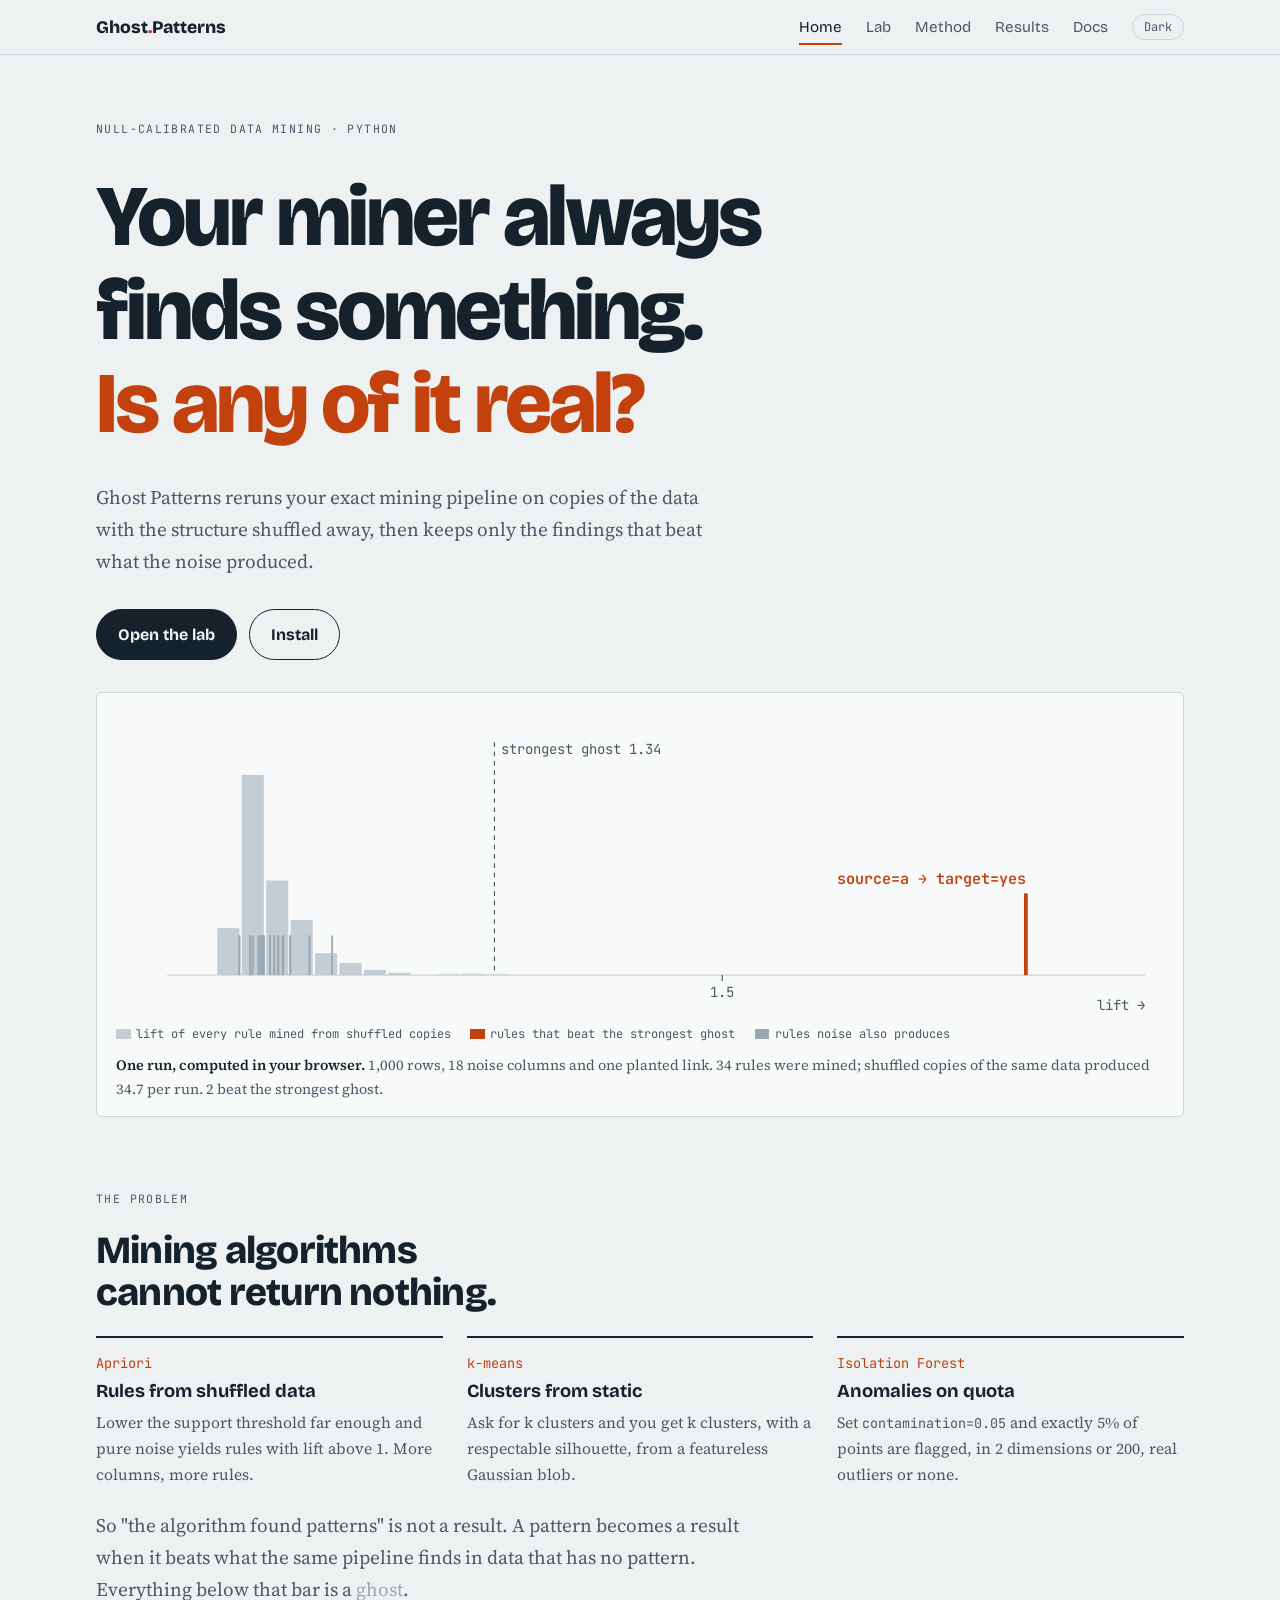
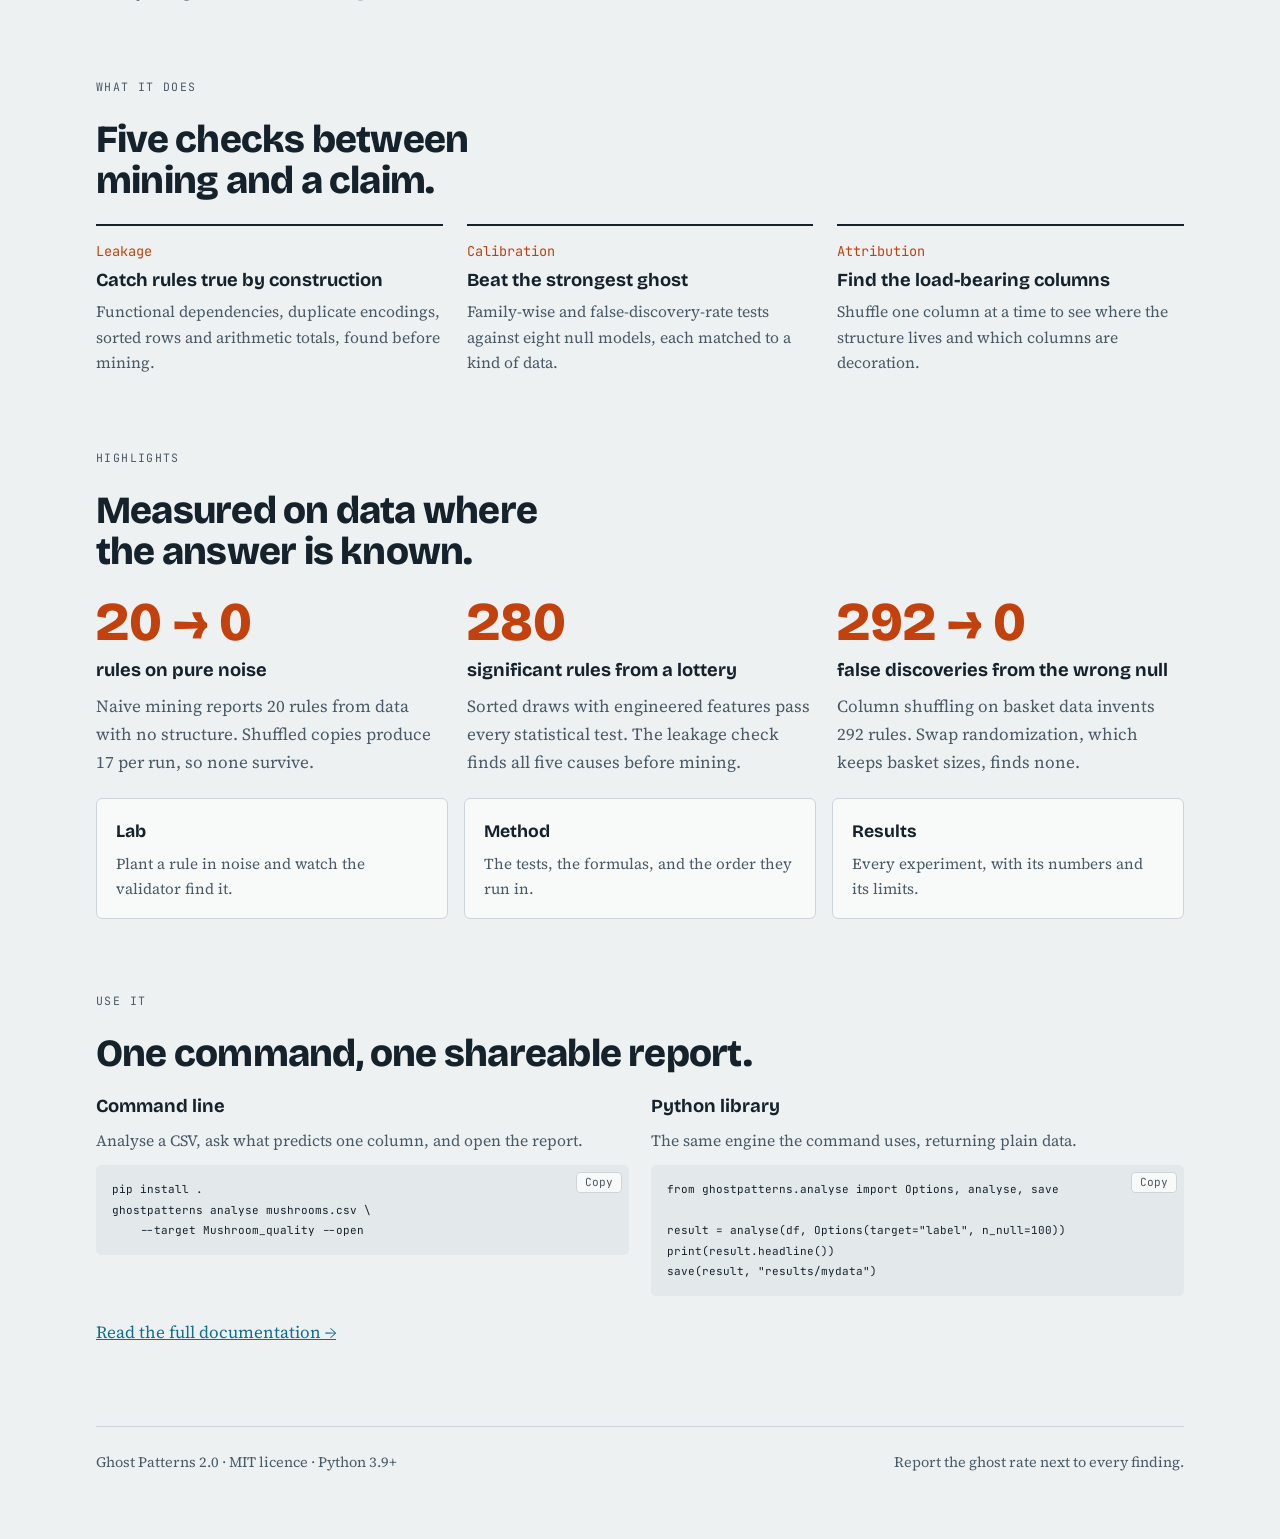
<file: ghost-patterns-v2/site/index.html>
<!doctype html>
<html lang="en">
<head>
<meta charset="utf-8">
<meta name="viewport" content="width=device-width, initial-scale=1, viewport-fit=cover">
<title>Ghost Patterns</title>
<meta name="description" content="Data-mining results calibrated against structureless noise. Only patterns that beat the noise are reported.">
<meta property="og:title" content="Ghost Patterns">
<meta property="og:description" content="Your miner always finds something. Ghost Patterns tells you which of it is real.">
<link rel="icon" href="assets/img/favicon.svg" type="image/svg+xml">
<link rel="preconnect" href="https://fonts.googleapis.com">
<link rel="preconnect" href="https://fonts.gstatic.com" crossorigin>
<link rel="stylesheet" href="https://fonts.googleapis.com/css2?family=Bricolage+Grotesque:opsz,wght@12..96,500;12..96,700;12..96,800&family=Source+Serif+4:opsz,wght@8..60,400;8..60,600&family=JetBrains+Mono:wght@400;600&display=swap">
<link rel="stylesheet" href="assets/css/style.css">
<script src="assets/js/site.js"></script>
</head>
<body>
<nav>
  <div class="wrap">
    <div class="brand"><a href="index.html">Ghost<span>.</span>Patterns</a></div>
    <a class="link" href="index.html" aria-current="page">Home</a>
    <a class="link" href="lab.html">Lab</a>
    <a class="link" href="method.html">Method</a>
    <a class="link" href="results.html">Results</a>
    <a class="link" href="docs.html">Docs</a>
    <button class="theme-toggle" type="button" aria-label="Switch colour theme">Dark</button>
    <button class="theme-toggle menu-toggle" type="button" aria-expanded="false" aria-label="Open menu">Menu</button>
  </div>
</nav>

<main class="wrap">

<header class="hero">
  <p class="label">Null-calibrated data mining · Python</p>
  <h1>Your miner always finds something. <em>Is any of it real?</em></h1>
  <p class="lede">Ghost Patterns reruns your exact mining pipeline on copies of the data with the structure shuffled away, then keeps only the findings that beat what the noise produced.</p>
  <div class="cta">
    <a class="btn primary" href="lab.html">Open the lab</a>
    <a class="btn" href="docs.html#install">Install</a>
  </div>
  <figure class="plate">
    <svg id="hero-chart" class="chart" viewBox="0 0 900 260" role="img" aria-label="Histogram of rule lifts found in shuffled data, with real rules marked to the right of it"></svg>
    <div class="legend">
      <span><i class="key" style="background:var(--ghost-fill)"></i>lift of every rule mined from shuffled copies</span>
      <span><i class="key" style="background:var(--signal)"></i>rules that beat the strongest ghost</span>
      <span><i class="key" style="background:var(--ghost)"></i>rules noise also produces</span>
    </div>
    <figcaption id="hero-cap">Computed in your browser on page load.</figcaption>
  </figure>
</header>

<section>
  <p class="label">The problem</p>
  <h2 class="col">Mining algorithms cannot return nothing.</h2>
  <div class="trio">
    <div>
      <span class="algo">Apriori</span>
      <h3>Rules from shuffled data</h3>
      <p>Lower the support threshold far enough and pure noise yields rules with lift above 1. More columns, more rules.</p>
    </div>
    <div>
      <span class="algo">k-means</span>
      <h3>Clusters from static</h3>
      <p>Ask for k clusters and you get k clusters, with a respectable silhouette, from a featureless Gaussian blob.</p>
    </div>
    <div>
      <span class="algo">Isolation Forest</span>
      <h3>Anomalies on quota</h3>
      <p>Set <code>contamination=0.05</code> and exactly 5% of points are flagged, in 2 dimensions or 200, real outliers or none.</p>
    </div>
  </div>
  <p class="col lede">So "the algorithm found patterns" is not a result. A pattern becomes a result when it beats what the same pipeline finds in data that has no pattern. Everything below that bar is a <span class="ghost-word">ghost</span>.</p>
</section>

<section>
  <p class="label">What it does</p>
  <h2 class="col">Five checks between mining and a claim.</h2>
  <div class="trio">
    <div>
      <span class="algo">Leakage</span>
      <h3>Catch rules true by construction</h3>
      <p>Functional dependencies, duplicate encodings, sorted rows and arithmetic totals, found before mining.</p>
    </div>
    <div>
      <span class="algo">Calibration</span>
      <h3>Beat the strongest ghost</h3>
      <p>Family-wise and false-discovery-rate tests against eight null models, each matched to a kind of data.</p>
    </div>
    <div>
      <span class="algo">Attribution</span>
      <h3>Find the load-bearing columns</h3>
      <p>Shuffle one column at a time to see where the structure lives and which columns are decoration.</p>
    </div>
  </div>
</section>

<section>
  <p class="label">Highlights</p>
  <h2 class="col">Measured on data where the answer is known.</h2>
  <div class="lessons">
    <div class="lesson">
      <span class="big">20 → 0</span>
      <h3>rules on pure noise</h3>
      <p>Naive mining reports 20 rules from data with no structure. Shuffled copies produce 17 per run, so none survive.</p>
    </div>
    <div class="lesson">
      <span class="big">280</span>
      <h3>significant rules from a lottery</h3>
      <p>Sorted draws with engineered features pass every statistical test. The leakage check finds all five causes before mining.</p>
    </div>
    <div class="lesson">
      <span class="big">292 → 0</span>
      <h3>false discoveries from the wrong null</h3>
      <p>Column shuffling on basket data invents 292 rules. Swap randomization, which keeps basket sizes, finds none.</p>
    </div>
  </div>
  <div class="next">
    <a href="lab.html"><strong>Lab</strong><span>Plant a rule in noise and watch the validator find it.</span></a>
    <a href="method.html"><strong>Method</strong><span>The tests, the formulas, and the order they run in.</span></a>
    <a href="results.html"><strong>Results</strong><span>Every experiment, with its numbers and its limits.</span></a>
  </div>
</section>

<section id="use">
  <p class="label">Use it</p>
  <h2 class="col">One command, one shareable report.</h2>
  <div class="tools">
    <div class="tool">
      <h3>Command line</h3>
      <p>Analyse a CSV, ask what predicts one column, and open the report.</p>
      <div class="copy-row"><button class="copy" type="button">Copy</button><pre><code>pip install .
ghostpatterns analyse mushrooms.csv \
    --target Mushroom_quality --open</code></pre></div>
    </div>
    <div class="tool">
      <h3>Python library</h3>
      <p>The same engine the command uses, returning plain data.</p>
      <div class="copy-row"><button class="copy" type="button">Copy</button><pre><code>from ghostpatterns.analyse import Options, analyse, save

result = analyse(df, Options(target="label", n_null=100))
print(result.headline())
save(result, "results/mydata")</code></pre></div>
    </div>
  </div>
  <p><a href="docs.html">Read the full documentation →</a></p>
</section>

<footer>
  <span>Ghost Patterns 2.0 · MIT licence · Python 3.9+</span>
  <span>Report the ghost rate next to every finding.</span>
</footer>
</main>

<script src="assets/js/ghost.js"></script>
<script>
(function () {
  function draw() {
    const res = Ghost.experiment({ rows: 1000, noise: 18, effect: 0.35, seed: 11 });
    Ghost.distChart(document.getElementById("hero-chart"), res, 900, 260);
    const real = res.rules.filter((r) => r.real).length;
    document.getElementById("hero-cap").innerHTML =
      "<b>One run, computed in your browser.</b> 1,000 rows, 18 noise columns and one planted link. " +
      res.rules.length + " rules were mined; shuffled copies of the same data produced " +
      res.ghostRate.toFixed(1) + " per run. " + real + " beat the strongest ghost.";
  }
  draw();
  onThemeChange(draw);
})();
</script>
</body>
</html>
</file>
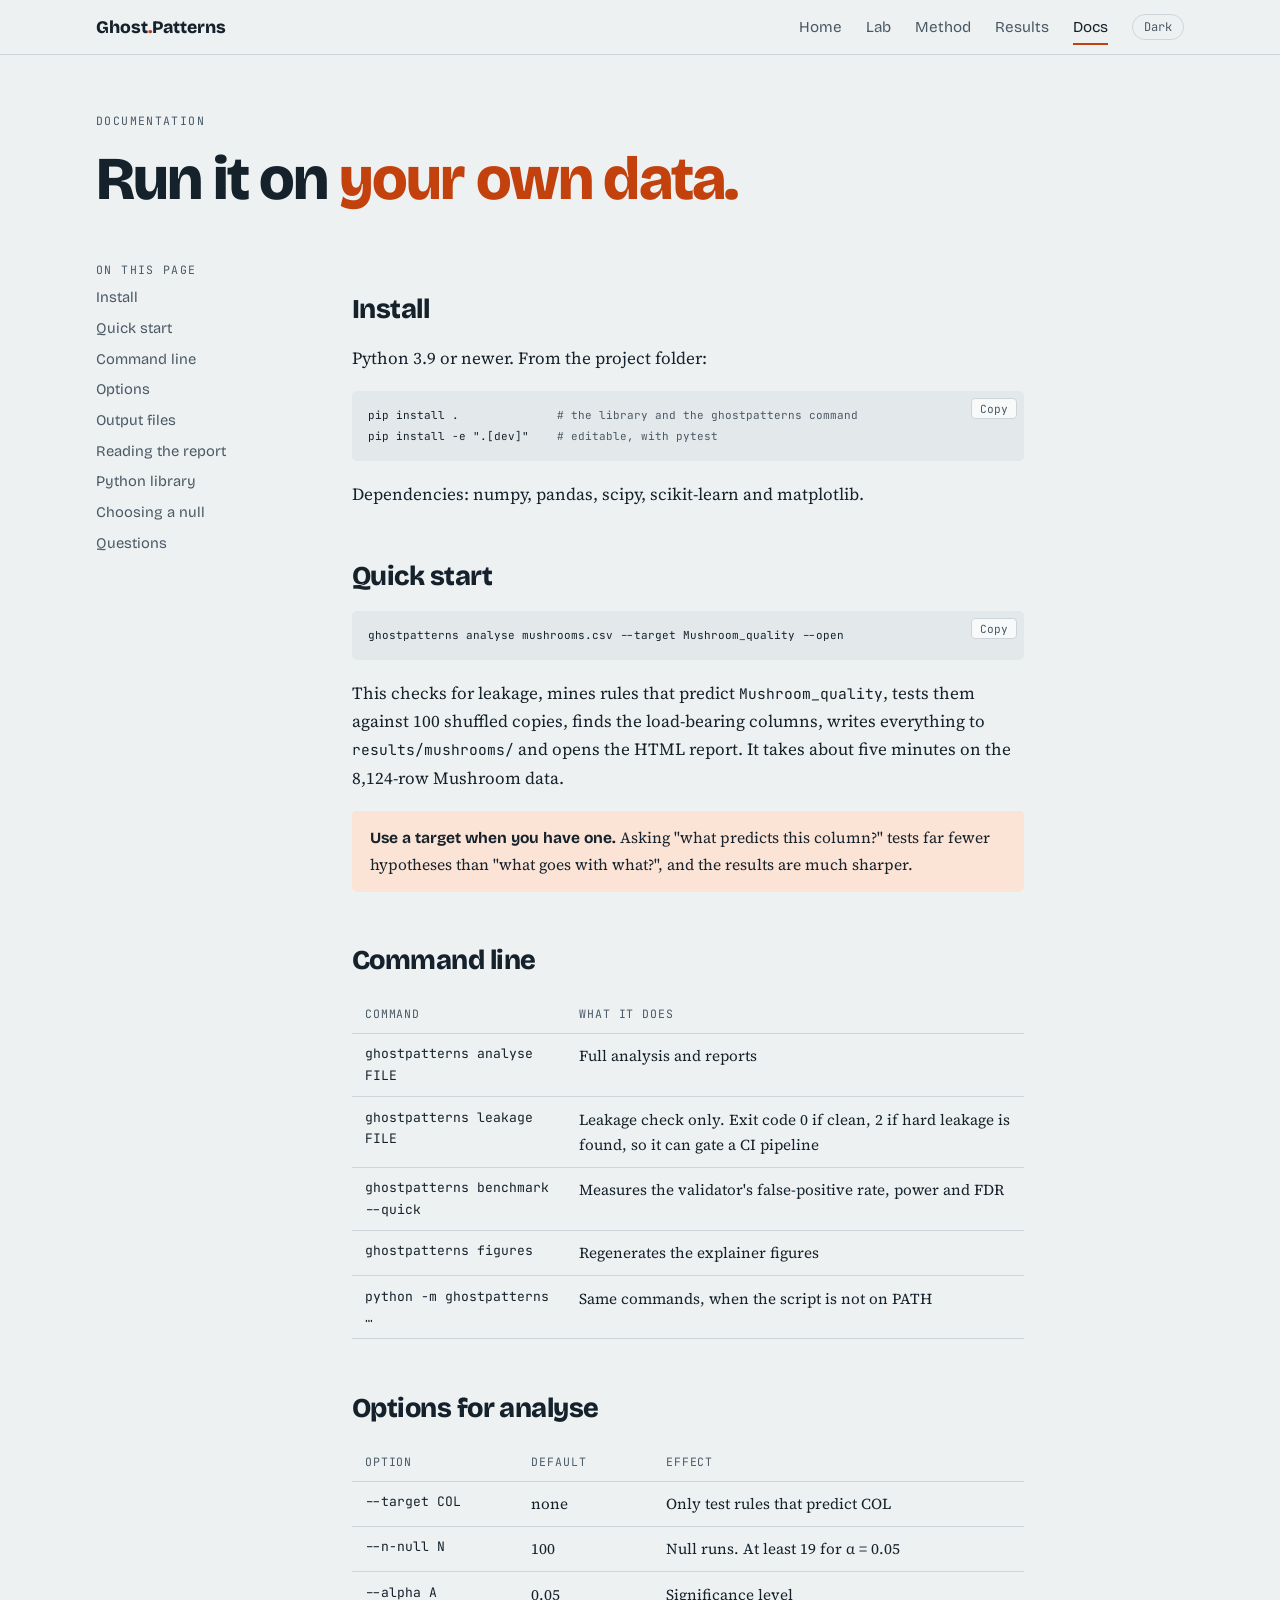
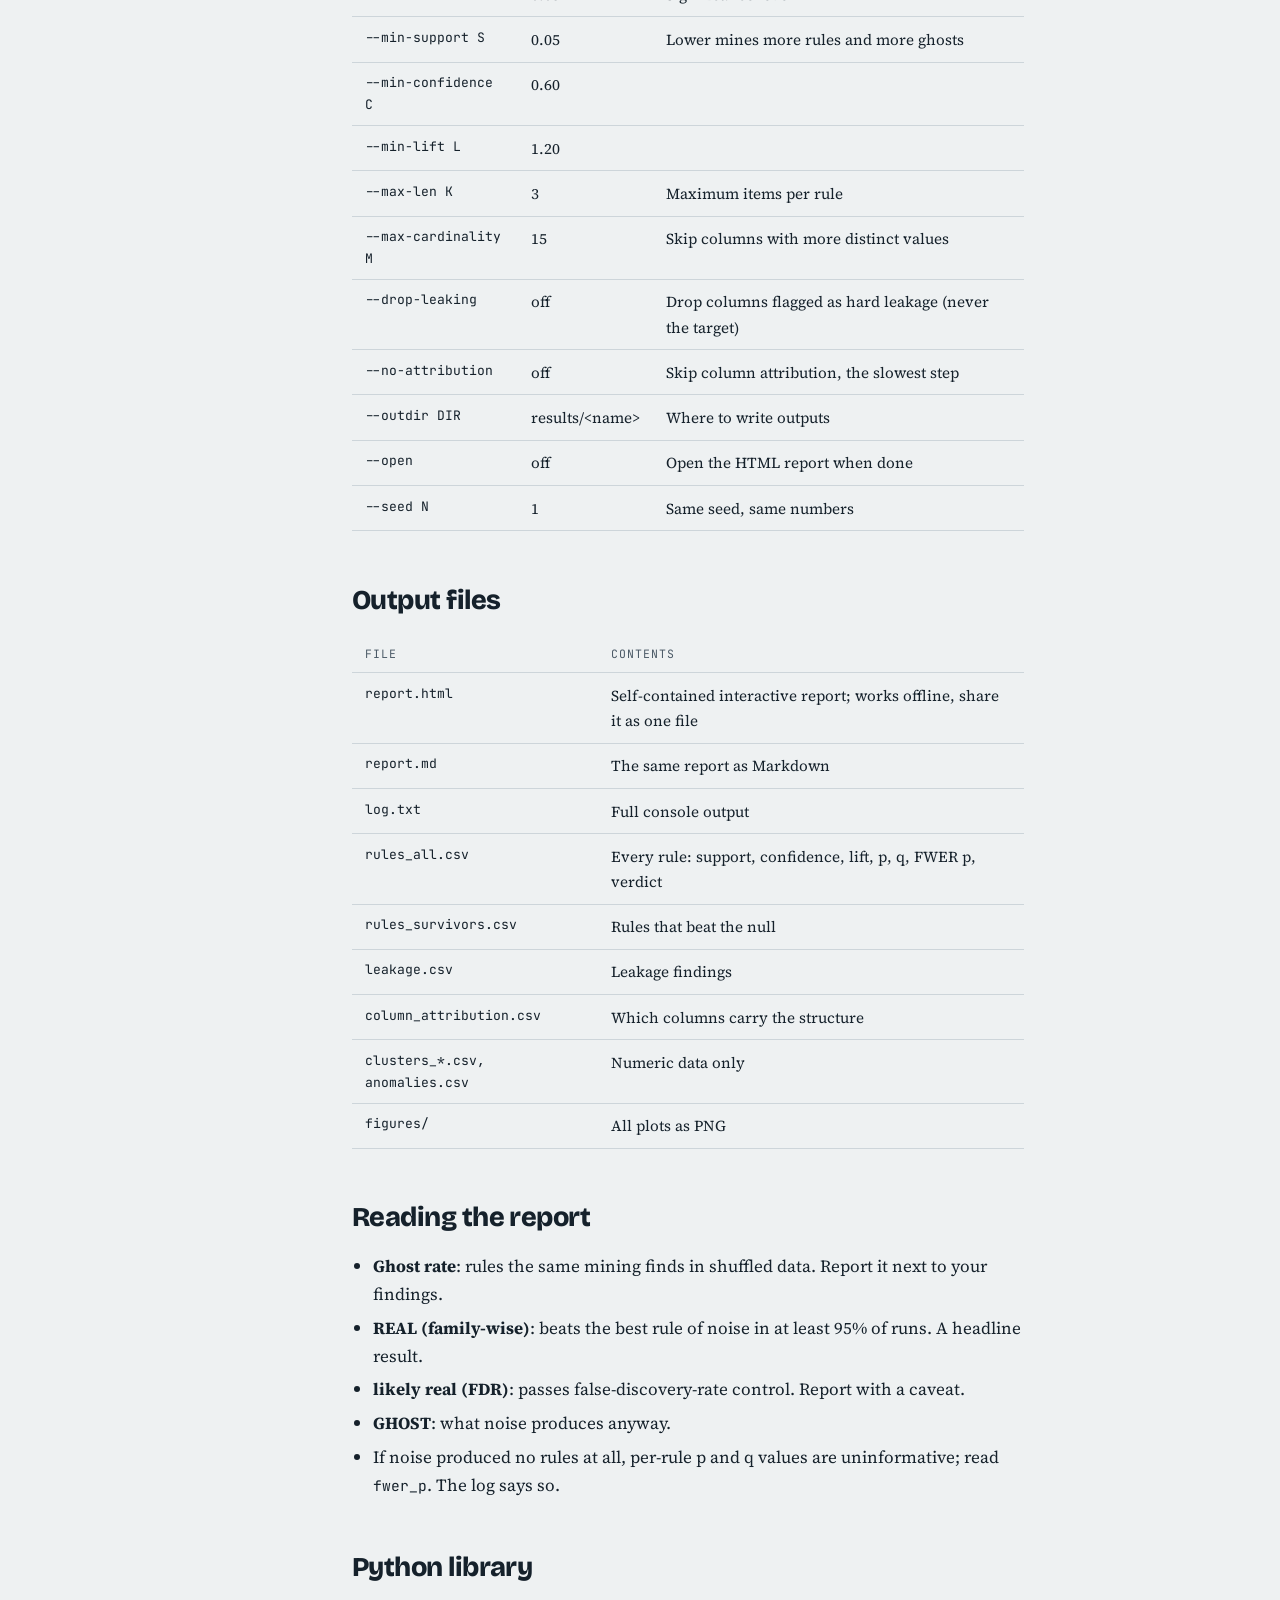
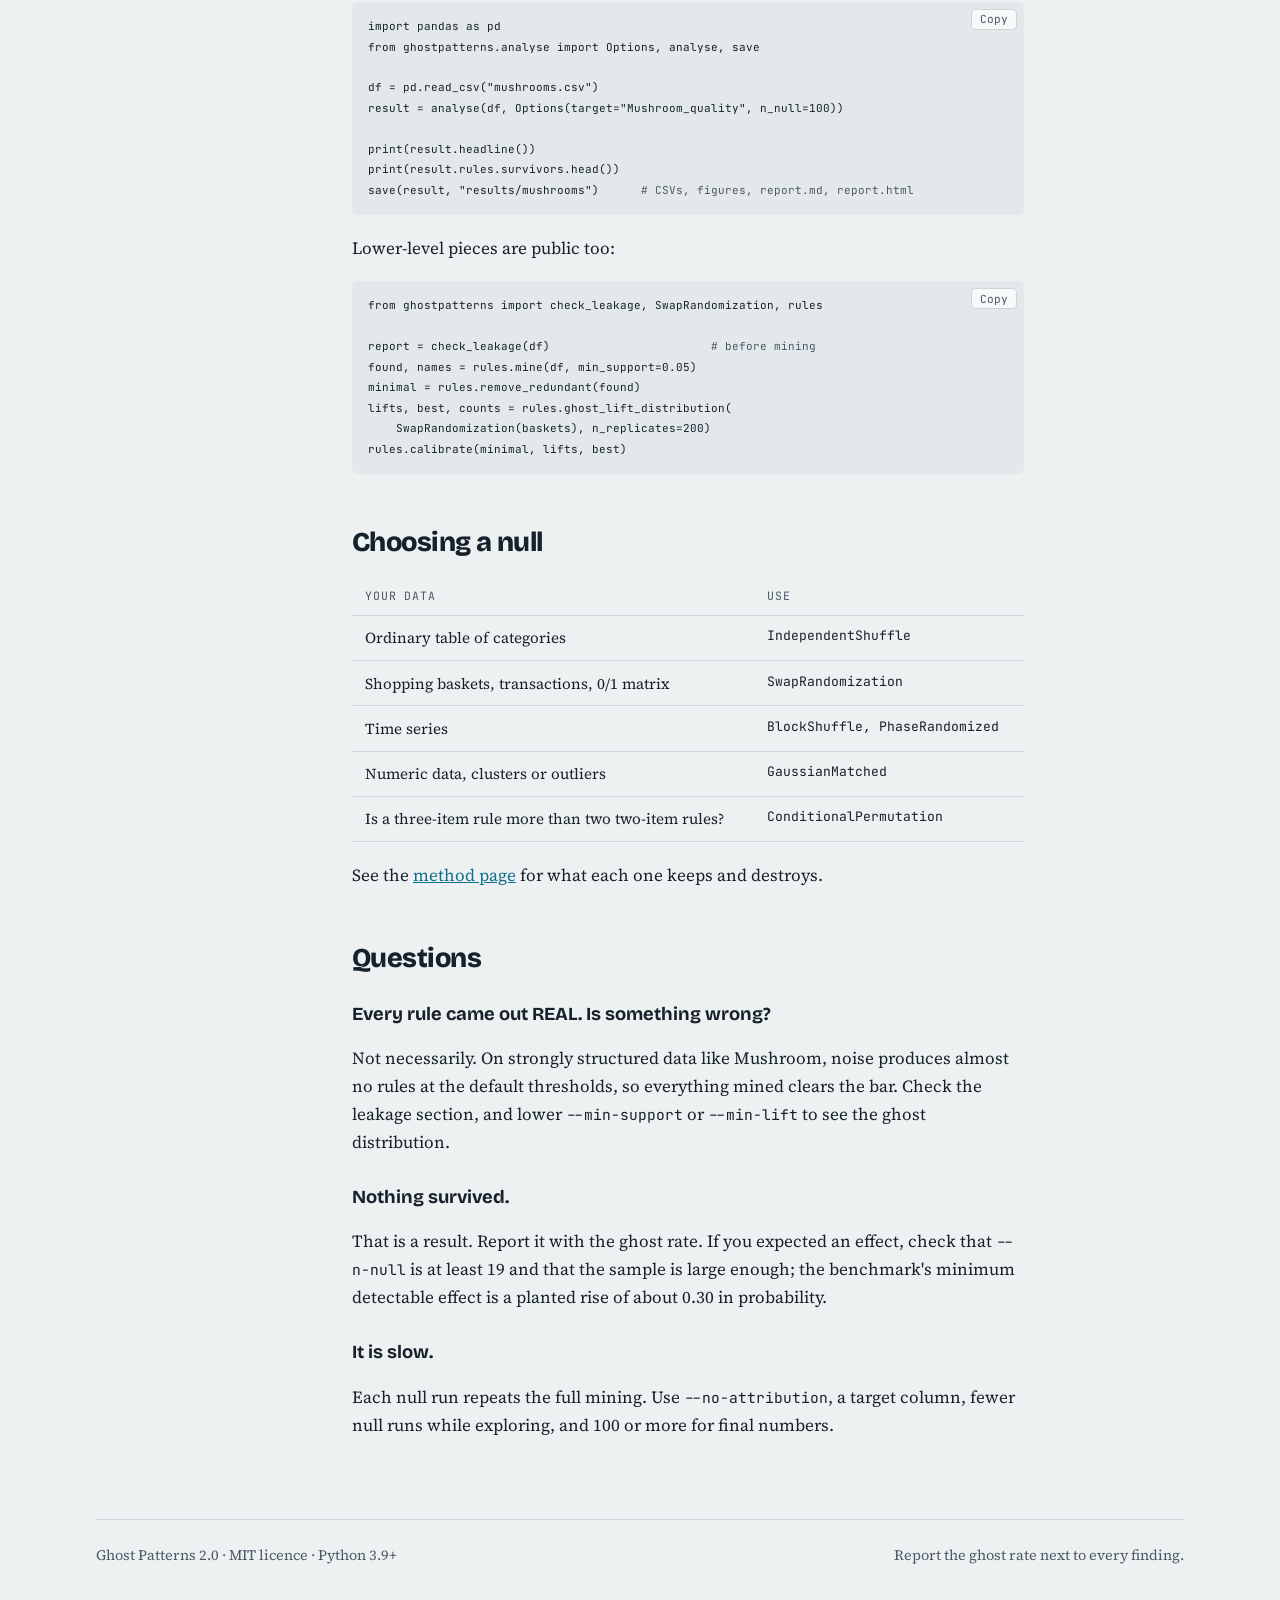
<file: ghost-patterns-v2/site/docs.html>
<!doctype html>
<html lang="en">
<head>
<meta charset="utf-8">
<meta name="viewport" content="width=device-width, initial-scale=1, viewport-fit=cover">
<title>Docs · Ghost Patterns</title>
<meta name="description" content="Install Ghost Patterns and run it on your own data from the command line or Python.">
<link rel="icon" href="assets/img/favicon.svg" type="image/svg+xml">
<link rel="preconnect" href="https://fonts.googleapis.com">
<link rel="preconnect" href="https://fonts.gstatic.com" crossorigin>
<link rel="stylesheet" href="https://fonts.googleapis.com/css2?family=Bricolage+Grotesque:opsz,wght@12..96,500;12..96,700;12..96,800&family=Source+Serif+4:opsz,wght@8..60,400;8..60,600&family=JetBrains+Mono:wght@400;600&display=swap">
<link rel="stylesheet" href="assets/css/style.css">
<script src="assets/js/site.js"></script>
</head>
<body>
<nav>
  <div class="wrap">
    <div class="brand"><a href="index.html">Ghost<span>.</span>Patterns</a></div>
    <a class="link" href="index.html">Home</a>
    <a class="link" href="lab.html">Lab</a>
    <a class="link" href="method.html">Method</a>
    <a class="link" href="results.html">Results</a>
    <a class="link" href="docs.html" aria-current="page">Docs</a>
    <button class="theme-toggle" type="button" aria-label="Switch colour theme">Dark</button>
    <button class="theme-toggle menu-toggle" type="button" aria-expanded="false" aria-label="Open menu">Menu</button>
  </div>
</nav>

<main class="wrap">
<header class="page-head">
  <p class="label">Documentation</p>
  <h1>Run it on <em>your own data.</em></h1>
</header>

<div class="doc">
  <aside class="toc" aria-label="On this page">
    <span class="label">On this page</span>
    <a href="#install">Install</a>
    <a href="#quickstart">Quick start</a>
    <a href="#cli">Command line</a>
    <a href="#options">Options</a>
    <a href="#outputs">Output files</a>
    <a href="#reading">Reading the report</a>
    <a href="#python">Python library</a>
    <a href="#choosing">Choosing a null</a>
    <a href="#faq">Questions</a>
  </aside>

  <article class="doc-body">
    <h2 id="install">Install</h2>
    <p>Python 3.9 or newer. From the project folder:</p>
    <div class="copy-row"><button class="copy" type="button">Copy</button><pre><code>pip install .              <span class="c"># the library and the ghostpatterns command</span>
pip install -e ".[dev]"    <span class="c"># editable, with pytest</span></code></pre></div>
    <p>Dependencies: numpy, pandas, scipy, scikit-learn and matplotlib.</p>

    <h2 id="quickstart">Quick start</h2>
    <div class="copy-row"><button class="copy" type="button">Copy</button><pre><code>ghostpatterns analyse mushrooms.csv --target Mushroom_quality --open</code></pre></div>
    <p>This checks for leakage, mines rules that predict <code>Mushroom_quality</code>, tests them against 100 shuffled copies, finds the load-bearing columns, writes everything to <code>results/mushrooms/</code> and opens the HTML report. It takes about five minutes on the 8,124-row Mushroom data.</p>
    <div class="note"><b>Use a target when you have one.</b> Asking "what predicts this column?" tests far fewer hypotheses than "what goes with what?", and the results are much sharper.</div>

    <h2 id="cli">Command line</h2>
    <div class="scroll"><table>
      <thead><tr><th>Command</th><th>What it does</th></tr></thead>
      <tbody>
        <tr><td class="mono">ghostpatterns analyse FILE</td><td>Full analysis and reports</td></tr>
        <tr><td class="mono">ghostpatterns leakage FILE</td><td>Leakage check only. Exit code 0 if clean, 2 if hard leakage is found, so it can gate a CI pipeline</td></tr>
        <tr><td class="mono">ghostpatterns benchmark --quick</td><td>Measures the validator's false-positive rate, power and FDR</td></tr>
        <tr><td class="mono">ghostpatterns figures</td><td>Regenerates the explainer figures</td></tr>
        <tr><td class="mono">python -m ghostpatterns …</td><td>Same commands, when the script is not on PATH</td></tr>
      </tbody>
    </table></div>

    <h2 id="options">Options for analyse</h2>
    <div class="scroll"><table>
      <thead><tr><th>Option</th><th>Default</th><th>Effect</th></tr></thead>
      <tbody>
        <tr><td class="mono">--target COL</td><td>none</td><td>Only test rules that predict COL</td></tr>
        <tr><td class="mono">--n-null N</td><td>100</td><td>Null runs. At least 19 for α = 0.05</td></tr>
        <tr><td class="mono">--alpha A</td><td>0.05</td><td>Significance level</td></tr>
        <tr><td class="mono">--min-support S</td><td>0.05</td><td>Lower mines more rules and more ghosts</td></tr>
        <tr><td class="mono">--min-confidence C</td><td>0.60</td><td></td></tr>
        <tr><td class="mono">--min-lift L</td><td>1.20</td><td></td></tr>
        <tr><td class="mono">--max-len K</td><td>3</td><td>Maximum items per rule</td></tr>
        <tr><td class="mono">--max-cardinality M</td><td>15</td><td>Skip columns with more distinct values</td></tr>
        <tr><td class="mono">--drop-leaking</td><td>off</td><td>Drop columns flagged as hard leakage (never the target)</td></tr>
        <tr><td class="mono">--no-attribution</td><td>off</td><td>Skip column attribution, the slowest step</td></tr>
        <tr><td class="mono">--outdir DIR</td><td>results/&lt;name&gt;</td><td>Where to write outputs</td></tr>
        <tr><td class="mono">--open</td><td>off</td><td>Open the HTML report when done</td></tr>
        <tr><td class="mono">--seed N</td><td>1</td><td>Same seed, same numbers</td></tr>
      </tbody>
    </table></div>

    <h2 id="outputs">Output files</h2>
    <div class="scroll"><table>
      <thead><tr><th>File</th><th>Contents</th></tr></thead>
      <tbody>
        <tr><td class="mono">report.html</td><td>Self-contained interactive report; works offline, share it as one file</td></tr>
        <tr><td class="mono">report.md</td><td>The same report as Markdown</td></tr>
        <tr><td class="mono">log.txt</td><td>Full console output</td></tr>
        <tr><td class="mono">rules_all.csv</td><td>Every rule: support, confidence, lift, p, q, FWER p, verdict</td></tr>
        <tr><td class="mono">rules_survivors.csv</td><td>Rules that beat the null</td></tr>
        <tr><td class="mono">leakage.csv</td><td>Leakage findings</td></tr>
        <tr><td class="mono">column_attribution.csv</td><td>Which columns carry the structure</td></tr>
        <tr><td class="mono">clusters_*.csv, anomalies.csv</td><td>Numeric data only</td></tr>
        <tr><td class="mono">figures/</td><td>All plots as PNG</td></tr>
      </tbody>
    </table></div>

    <h2 id="reading">Reading the report</h2>
    <ul>
      <li><b>Ghost rate</b>: rules the same mining finds in shuffled data. Report it next to your findings.</li>
      <li><b>REAL (family-wise)</b>: beats the best rule of noise in at least 95% of runs. A headline result.</li>
      <li><b>likely real (FDR)</b>: passes false-discovery-rate control. Report with a caveat.</li>
      <li><b>GHOST</b>: what noise produces anyway.</li>
      <li>If noise produced no rules at all, per-rule p and q values are uninformative; read <code>fwer_p</code>. The log says so.</li>
    </ul>

    <h2 id="python">Python library</h2>
    <div class="copy-row"><button class="copy" type="button">Copy</button><pre><code>import pandas as pd
from ghostpatterns.analyse import Options, analyse, save

df = pd.read_csv("mushrooms.csv")
result = analyse(df, Options(target="Mushroom_quality", n_null=100))

print(result.headline())
print(result.rules.survivors.head())
save(result, "results/mushrooms")      <span class="c"># CSVs, figures, report.md, report.html</span></code></pre></div>
    <p>Lower-level pieces are public too:</p>
    <div class="copy-row"><button class="copy" type="button">Copy</button><pre><code>from ghostpatterns import check_leakage, SwapRandomization, rules

report = check_leakage(df)                       <span class="c"># before mining</span>
found, names = rules.mine(df, min_support=0.05)
minimal = rules.remove_redundant(found)
lifts, best, counts = rules.ghost_lift_distribution(
    SwapRandomization(baskets), n_replicates=200)
rules.calibrate(minimal, lifts, best)</code></pre></div>

    <h2 id="choosing">Choosing a null</h2>
    <div class="scroll"><table>
      <thead><tr><th>Your data</th><th>Use</th></tr></thead>
      <tbody>
        <tr><td>Ordinary table of categories</td><td class="mono">IndependentShuffle</td></tr>
        <tr><td>Shopping baskets, transactions, 0/1 matrix</td><td class="mono">SwapRandomization</td></tr>
        <tr><td>Time series</td><td class="mono">BlockShuffle, PhaseRandomized</td></tr>
        <tr><td>Numeric data, clusters or outliers</td><td class="mono">GaussianMatched</td></tr>
        <tr><td>Is a three-item rule more than two two-item rules?</td><td class="mono">ConditionalPermutation</td></tr>
      </tbody>
    </table></div>
    <p>See the <a href="method.html#nulls">method page</a> for what each one keeps and destroys.</p>

    <h2 id="faq">Questions</h2>
    <h3>Every rule came out REAL. Is something wrong?</h3>
    <p>Not necessarily. On strongly structured data like Mushroom, noise produces almost no rules at the default thresholds, so everything mined clears the bar. Check the leakage section, and lower <code>--min-support</code> or <code>--min-lift</code> to see the ghost distribution.</p>
    <h3>Nothing survived.</h3>
    <p>That is a result. Report it with the ghost rate. If you expected an effect, check that <code>--n-null</code> is at least 19 and that the sample is large enough; the benchmark's minimum detectable effect is a planted rise of about 0.30 in probability.</p>
    <h3>It is slow.</h3>
    <p>Each null run repeats the full mining. Use <code>--no-attribution</code>, a target column, fewer null runs while exploring, and 100 or more for final numbers.</p>
  </article>
</div>

<footer>
  <span>Ghost Patterns 2.0 · MIT licence · Python 3.9+</span>
  <span>Report the ghost rate next to every finding.</span>
</footer>
</main>
</body>
</html>
</file>
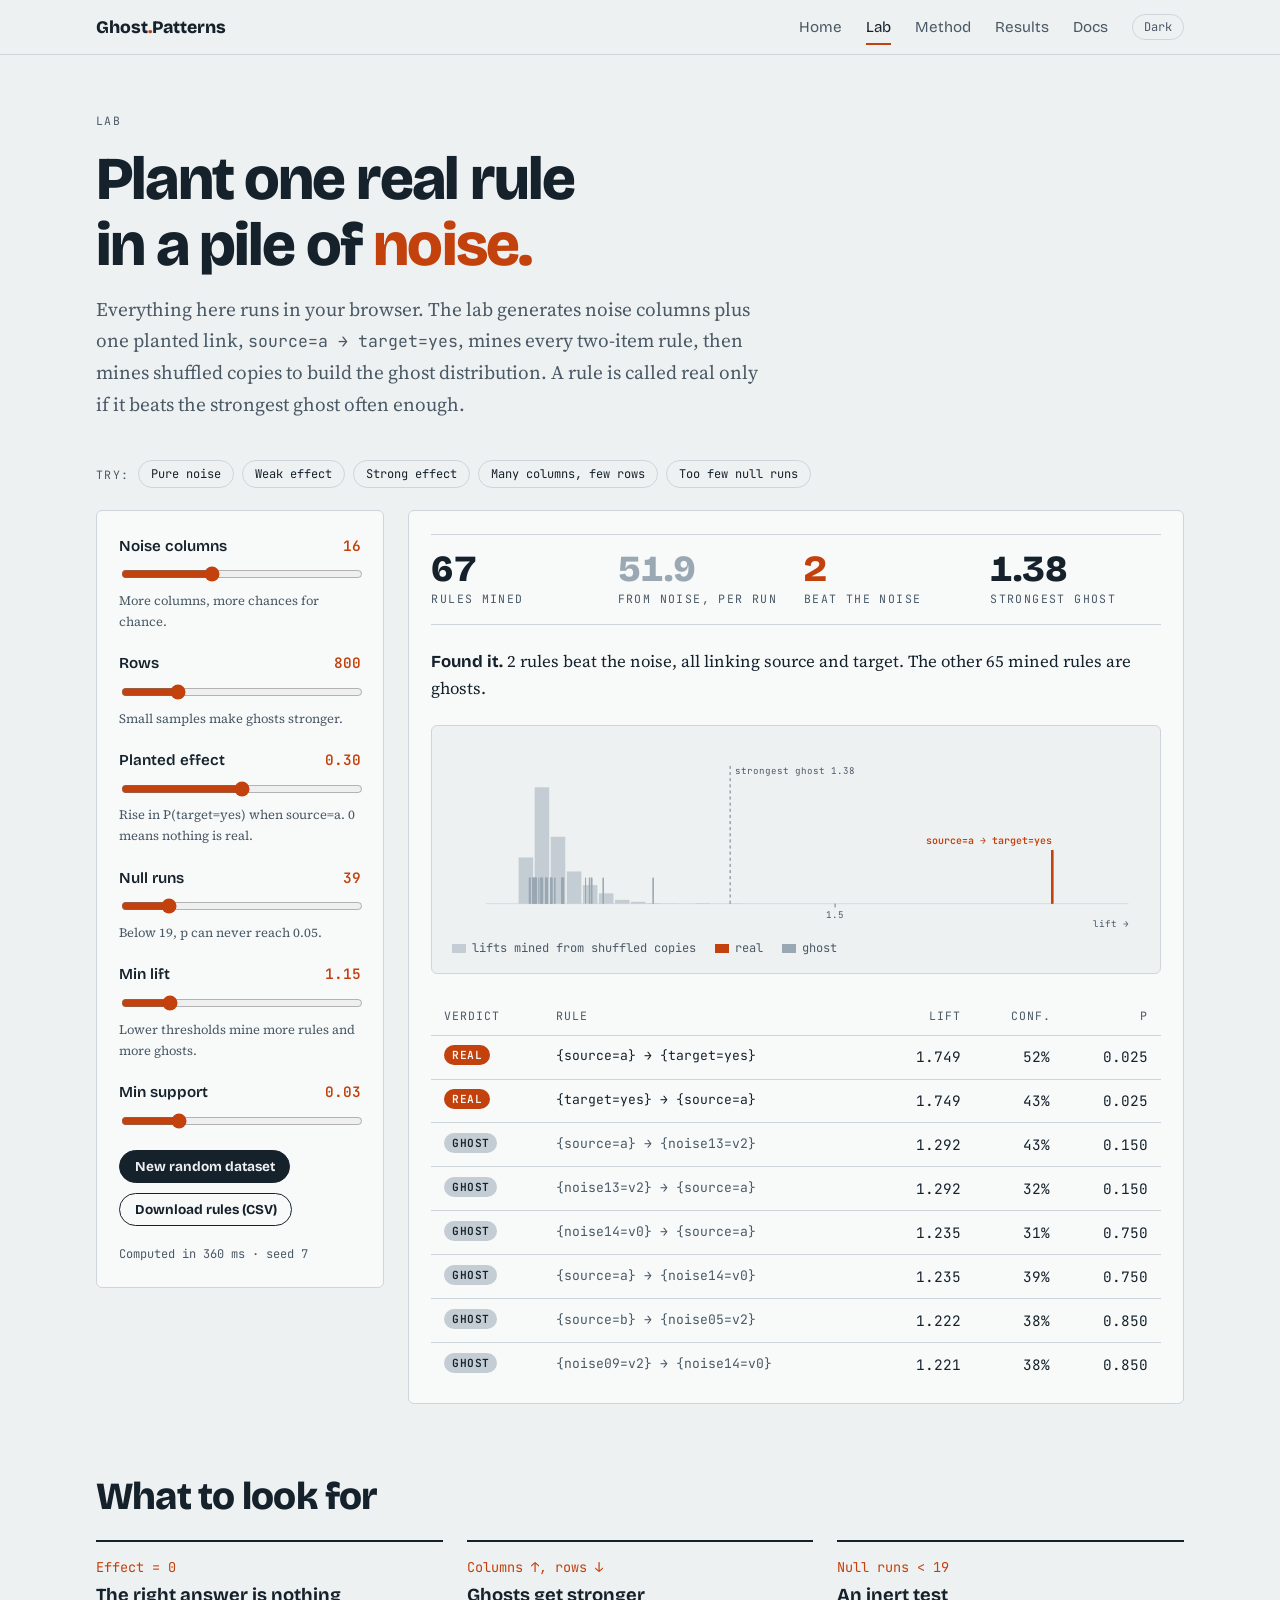
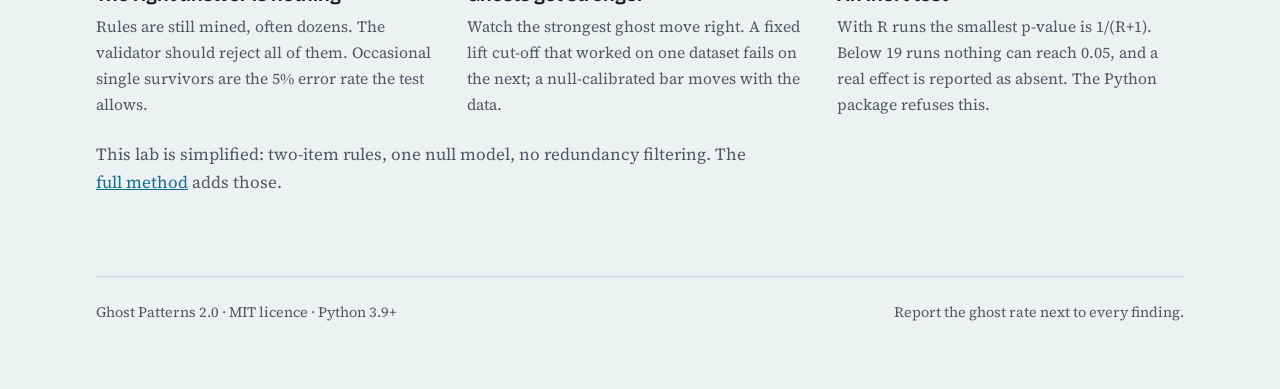
<file: ghost-patterns-v2/site/lab.html>
<!doctype html>
<html lang="en">
<head>
<meta charset="utf-8">
<meta name="viewport" content="width=device-width, initial-scale=1, viewport-fit=cover">
<title>Lab · Ghost Patterns</title>
<meta name="description" content="Plant a rule in noise and watch a null-calibrated validator separate it from the ghosts. Runs in your browser.">
<link rel="icon" href="assets/img/favicon.svg" type="image/svg+xml">
<link rel="preconnect" href="https://fonts.googleapis.com">
<link rel="preconnect" href="https://fonts.gstatic.com" crossorigin>
<link rel="stylesheet" href="https://fonts.googleapis.com/css2?family=Bricolage+Grotesque:opsz,wght@12..96,500;12..96,700;12..96,800&family=Source+Serif+4:opsz,wght@8..60,400;8..60,600&family=JetBrains+Mono:wght@400;600&display=swap">
<link rel="stylesheet" href="assets/css/style.css">
<script src="assets/js/site.js"></script>
</head>
<body>
<nav>
  <div class="wrap">
    <div class="brand"><a href="index.html">Ghost<span>.</span>Patterns</a></div>
    <a class="link" href="index.html">Home</a>
    <a class="link" href="lab.html" aria-current="page">Lab</a>
    <a class="link" href="method.html">Method</a>
    <a class="link" href="results.html">Results</a>
    <a class="link" href="docs.html">Docs</a>
    <button class="theme-toggle" type="button" aria-label="Switch colour theme">Dark</button>
    <button class="theme-toggle menu-toggle" type="button" aria-expanded="false" aria-label="Open menu">Menu</button>
  </div>
</nav>

<main class="wrap">
<header class="page-head">
  <p class="label">Lab</p>
  <h1>Plant one real rule in a pile of <em>noise.</em></h1>
  <p class="lede col">Everything here runs in your browser. The lab generates noise columns plus one planted link, <code>source=a → target=yes</code>, mines every two-item rule, then mines shuffled copies to build the ghost distribution. A rule is called real only if it beats the strongest ghost often enough.</p>
</header>

<section style="padding-block-start:2rem">
  <div class="presets" role="group" aria-label="Presets">
    <span class="label" style="align-self:center">Try:</span>
    <button class="chip" type="button" data-preset="noise">Pure noise</button>
    <button class="chip" type="button" data-preset="weak">Weak effect</button>
    <button class="chip" type="button" data-preset="strong">Strong effect</button>
    <button class="chip" type="button" data-preset="wide">Many columns, few rows</button>
    <button class="chip" type="button" data-preset="inert">Too few null runs</button>
  </div>
  <div class="lab-grid">
    <div class="lab">
      <div class="controls">
        <div class="control">
          <label for="noise">Noise columns <output id="noise-out"></output></label>
          <input id="noise" type="range" min="2" max="40" step="1" value="16">
          <small>More columns, more chances for chance.</small>
        </div>
        <div class="control">
          <label for="rows">Rows <output id="rows-out"></output></label>
          <input id="rows" type="range" min="200" max="3000" step="100" value="800">
          <small>Small samples make ghosts stronger.</small>
        </div>
        <div class="control">
          <label for="effect">Planted effect <output id="effect-out"></output></label>
          <input id="effect" type="range" min="0" max="0.6" step="0.05" value="0.3">
          <small>Rise in P(target=yes) when source=a. 0 means nothing is real.</small>
        </div>
        <div class="control">
          <label for="runs">Null runs <output id="runs-out"></output></label>
          <input id="runs" type="range" min="5" max="199" step="1" value="39">
          <small>Below 19, p can never reach 0.05.</small>
        </div>
        <div class="control">
          <label for="minLift">Min lift <output id="minLift-out"></output></label>
          <input id="minLift" type="range" min="1.05" max="1.6" step="0.05" value="1.15">
          <small>Lower thresholds mine more rules and more ghosts.</small>
        </div>
        <div class="control">
          <label for="minSupport">Min support <output id="minSupport-out"></output></label>
          <input id="minSupport" type="range" min="0.01" max="0.1" step="0.01" value="0.03">
        </div>
        <div class="row-actions">
          <button id="rerun" class="btn primary small" type="button">New random dataset</button>
          <button id="csv" class="btn small" type="button">Download rules (CSV)</button>
        </div>
        <span class="status" id="status"></span>
      </div>
    </div>

    <div class="lab">
      <div class="readout">
        <div><span class="n" id="r-naive">0</span><span class="label">rules mined</span></div>
        <div><span class="n ghost" id="r-ghost">0</span><span class="label">from noise, per run</span></div>
        <div><span class="n real" id="r-real">0</span><span class="label">beat the noise</span></div>
        <div><span class="n" id="r-max">0</span><span class="label">strongest ghost</span></div>
      </div>
      <p class="verdict" id="verdict"></p>
      <figure class="plate" style="background:var(--paper)">
        <svg id="lab-chart" class="chart" viewBox="0 0 900 240" role="img" aria-label="Distribution of rule lifts in shuffled data with this dataset's rules marked"></svg>
        <div class="legend">
          <span><i class="key" style="background:var(--ghost-fill)"></i>lifts mined from shuffled copies</span>
          <span><i class="key" style="background:var(--signal)"></i>real</span>
          <span><i class="key" style="background:var(--ghost)"></i>ghost</span>
        </div>
      </figure>
      <div class="scroll" style="max-height:24rem;overflow-y:auto">
        <table>
          <thead><tr><th>Verdict</th><th>Rule</th><th style="text-align:right">Lift</th><th style="text-align:right">Conf.</th><th style="text-align:right">p</th></tr></thead>
          <tbody id="rules-body"></tbody>
        </table>
      </div>
    </div>
  </div>
</section>

<section>
  <h2 class="col">What to look for</h2>
  <div class="trio">
    <div>
      <span class="algo">Effect = 0</span>
      <h3>The right answer is nothing</h3>
      <p>Rules are still mined, often dozens. The validator should reject all of them. Occasional single survivors are the 5% error rate the test allows.</p>
    </div>
    <div>
      <span class="algo">Columns ↑, rows ↓</span>
      <h3>Ghosts get stronger</h3>
      <p>Watch the strongest ghost move right. A fixed lift cut-off that worked on one dataset fails on the next; a null-calibrated bar moves with the data.</p>
    </div>
    <div>
      <span class="algo">Null runs &lt; 19</span>
      <h3>An inert test</h3>
      <p>With R runs the smallest p-value is 1/(R+1). Below 19 runs nothing can reach 0.05, and a real effect is reported as absent. The Python package refuses this.</p>
    </div>
  </div>
  <p class="col" style="color:var(--ink-soft)">This lab is simplified: two-item rules, one null model, no redundancy filtering. The <a href="method.html">full method</a> adds those.</p>
</section>

<footer>
  <span>Ghost Patterns 2.0 · MIT licence · Python 3.9+</span>
  <span>Report the ghost rate next to every finding.</span>
</footer>
</main>

<script src="assets/js/ghost.js"></script>
<script>
(function () {
  const $ = (id) => document.getElementById(id);
  const fields = ["noise", "rows", "effect", "runs", "minLift", "minSupport"];
  const fmt = { effect: (v) => v.toFixed(2), minLift: (v) => v.toFixed(2), minSupport: (v) => v.toFixed(2) };
  const presets = {
    noise:  { noise: 16, rows: 800,  effect: 0,    runs: 39, minLift: 1.15, minSupport: 0.03 },
    weak:   { noise: 16, rows: 800,  effect: 0.1,  runs: 39, minLift: 1.15, minSupport: 0.03 },
    strong: { noise: 16, rows: 1500, effect: 0.45, runs: 39, minLift: 1.15, minSupport: 0.03 },
    wide:   { noise: 40, rows: 300,  effect: 0.3,  runs: 39, minLift: 1.15, minSupport: 0.03 },
    inert:  { noise: 16, rows: 1500, effect: 0.45, runs: 10, minLift: 1.15, minSupport: 0.03 },
  };
  let seed = 7, last = null, pending = null;

  function values() {
    const v = {};
    fields.forEach((f) => { v[f] = +$(f).value; });
    return v;
  }
  function showValues() {
    const v = values();
    fields.forEach((f) => { $(f + "-out").textContent = fmt[f] ? fmt[f](v[f]) : v[f]; });
  }

  function run() {
    showValues();
    const v = values();
    const t0 = performance.now();
    const res = Ghost.experiment(Object.assign({}, v, { seed, minConf: 0.3 }));
    last = res;
    const real = res.rules.filter((r) => r.real);
    $("r-naive").textContent = res.rules.length;
    $("r-ghost").textContent = res.ghostRate.toFixed(1);
    $("r-real").textContent = real.length;
    $("r-max").textContent = res.ghostMax ? res.ghostMax.toFixed(2) : "none";

    const falseHits = real.filter((r) => !r.planted).length;
    let msg;
    if (res.pFloor > 0.05) {
      msg = "<b>Inert test.</b> With " + v.runs + " null runs the smallest possible p-value is " +
        res.pFloor.toFixed(3) + ", above 0.05, so nothing can be called real, whatever the data holds.";
    } else if (!real.length && v.effect === 0) {
      msg = "<b>Correct.</b> There was nothing to find, and nothing survived. All " + res.rules.length + " mined rules are ghosts.";
    } else if (!real.length) {
      msg = "<b>Nothing survived.</b> The planted effect is too weak to separate from noise here. Add rows or raise the effect.";
    } else if (!falseHits) {
      msg = "<b>Found it.</b> " + real.length + " rule" + (real.length > 1 ? "s" : "") +
        " beat the noise, all linking source and target. The other " + (res.rules.length - real.length) + " mined rules are ghosts.";
    } else {
      msg = "<b>" + real.length + " rules survived, " + falseHits + " involving noise columns.</b> At α = 0.05 an occasional false survivor is expected.";
    }
    $("verdict").innerHTML = msg;
    Ghost.distChart($("lab-chart"), res, 900, 240);

    const body = $("rules-body");
    body.replaceChildren();
    res.rules.slice(0, 200).forEach((r) => {
      const tr = document.createElement("tr");
      tr.innerHTML = '<td><span class="rule"><span class="tag ' + (r.real ? "real" : "ghost") + '">' +
        (r.real ? "REAL" : "GHOST") + "</span></span></td><td class=\"mono\"></td>" +
        '<td class="num">' + r.lift.toFixed(3) + '</td><td class="num">' + (r.conf * 100).toFixed(0) +
        '%</td><td class="num">' + r.p.toFixed(3) + "</td>";
      tr.children[1].textContent = "{" + r.ante + "} → {" + r.cons + "}";
      if (!r.real) tr.children[1].style.color = "var(--ink-soft)";
      body.appendChild(tr);
    });
    $("status").textContent = "Computed in " + Math.round(performance.now() - t0) + " ms · seed " + seed;
  }

  fields.forEach((f) => $(f).addEventListener("input", () => {
    showValues();
    clearTimeout(pending);
    pending = setTimeout(run, 150);
  }));
  $("rerun").addEventListener("click", () => { seed = (seed * 1103515245 + 12345) >>> 0; run(); });
  document.querySelectorAll("[data-preset]").forEach((b) => b.addEventListener("click", () => {
    const p = presets[b.dataset.preset];
    fields.forEach((f) => { $(f).value = p[f]; });
    run();
  }));
  $("csv").addEventListener("click", () => {
    if (!last) return;
    const lines = ["verdict,antecedent,consequent,lift,confidence,support,p_value"];
    last.rules.forEach((r) => lines.push([r.real ? "REAL" : "GHOST", r.ante, r.cons,
      r.lift.toFixed(4), r.conf.toFixed(4), r.support.toFixed(4), r.p.toFixed(4)].join(",")));
    const url = URL.createObjectURL(new Blob([lines.join("\n")], { type: "text/csv" }));
    const a = document.createElement("a");
    a.href = url; a.download = "ghostpatterns-lab-rules.csv";
    document.body.appendChild(a); a.click(); a.remove();
    setTimeout(() => URL.revokeObjectURL(url), 1000);
  });

  run();
  onThemeChange(run);
})();
</script>
</body>
</html>
</file>
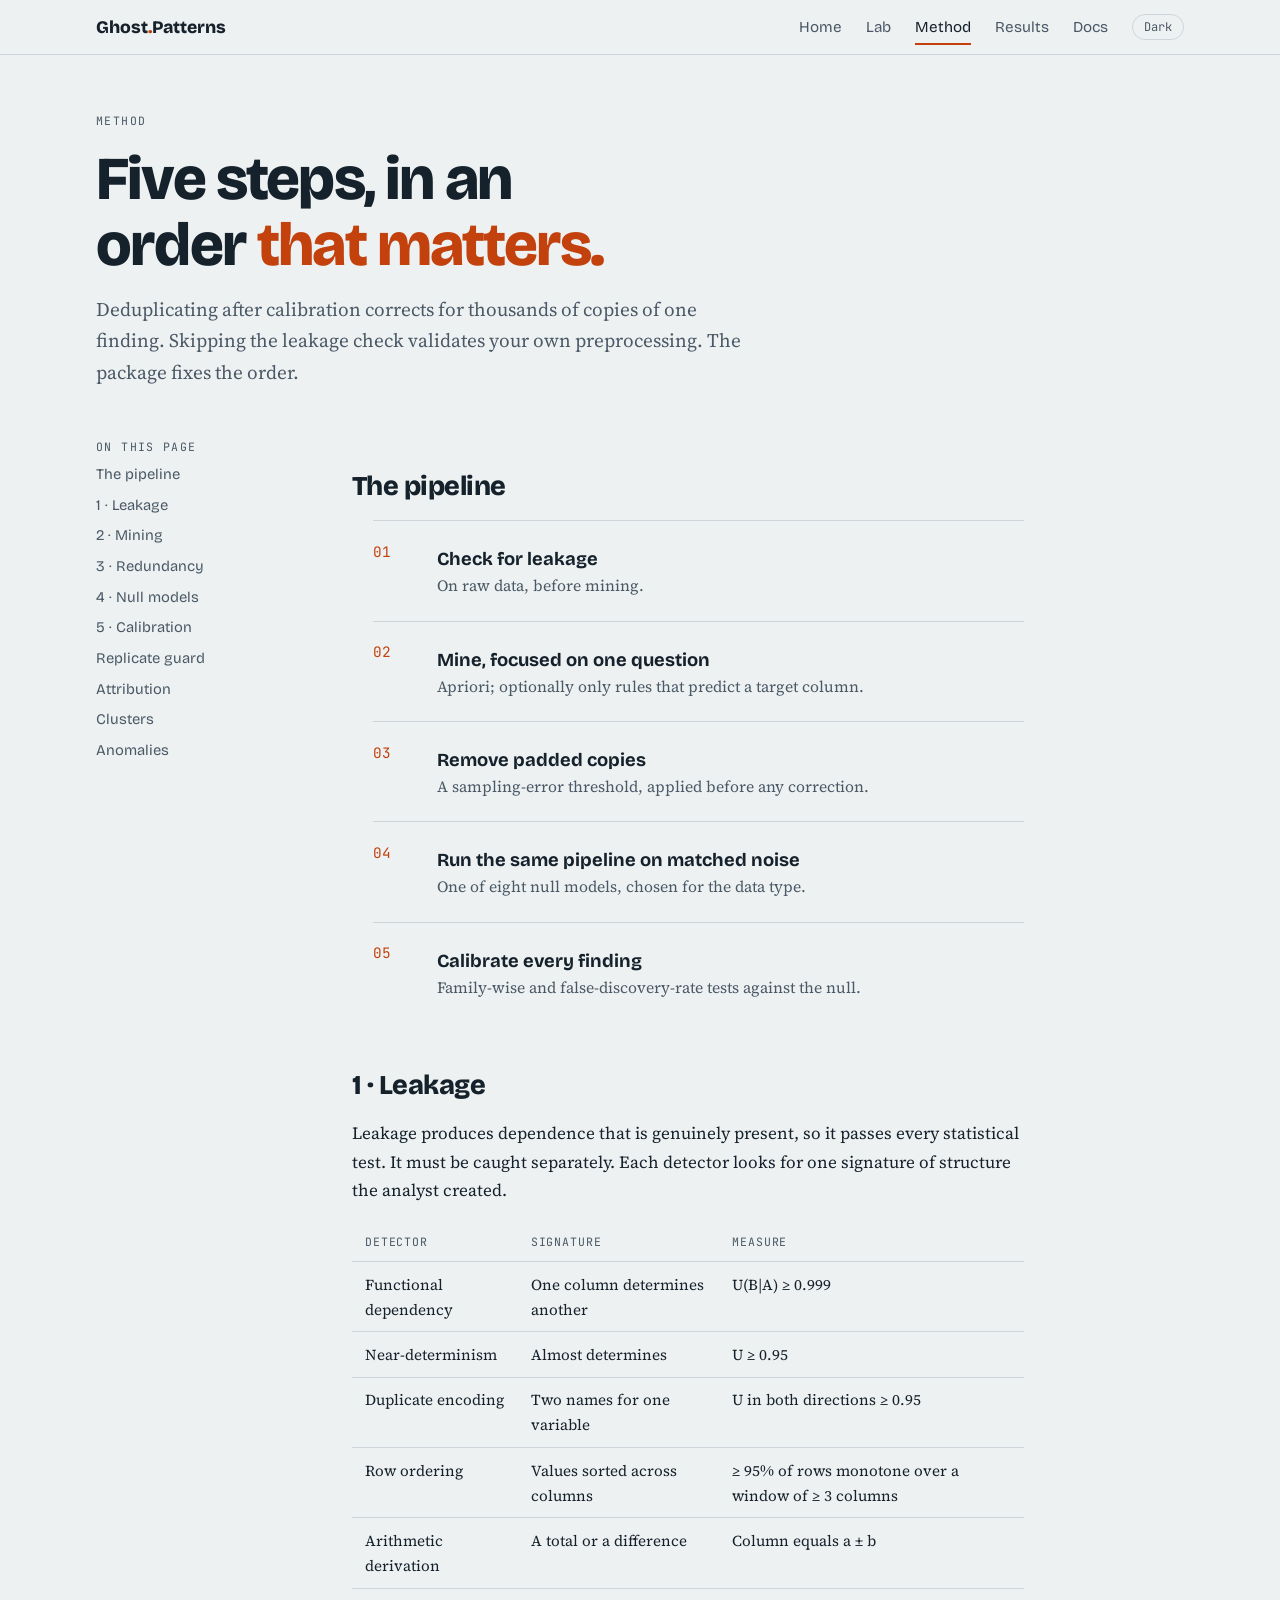
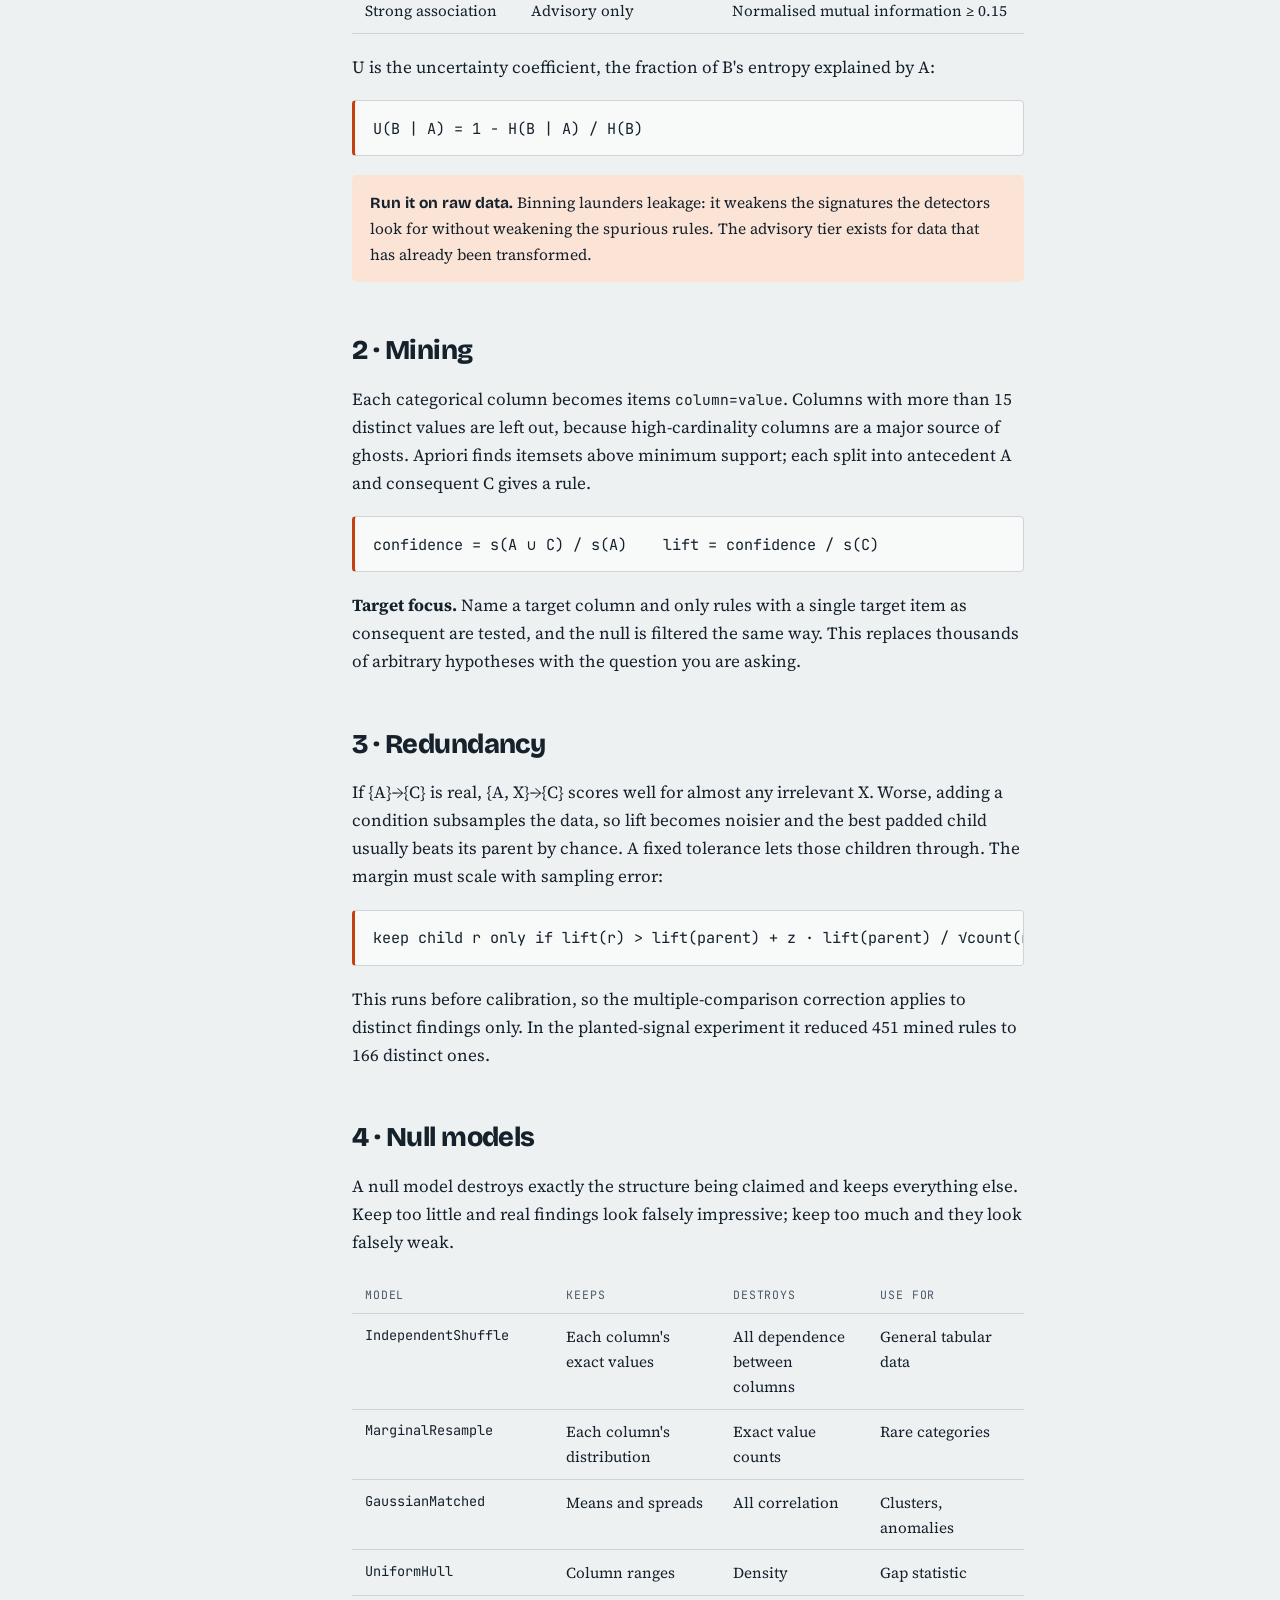
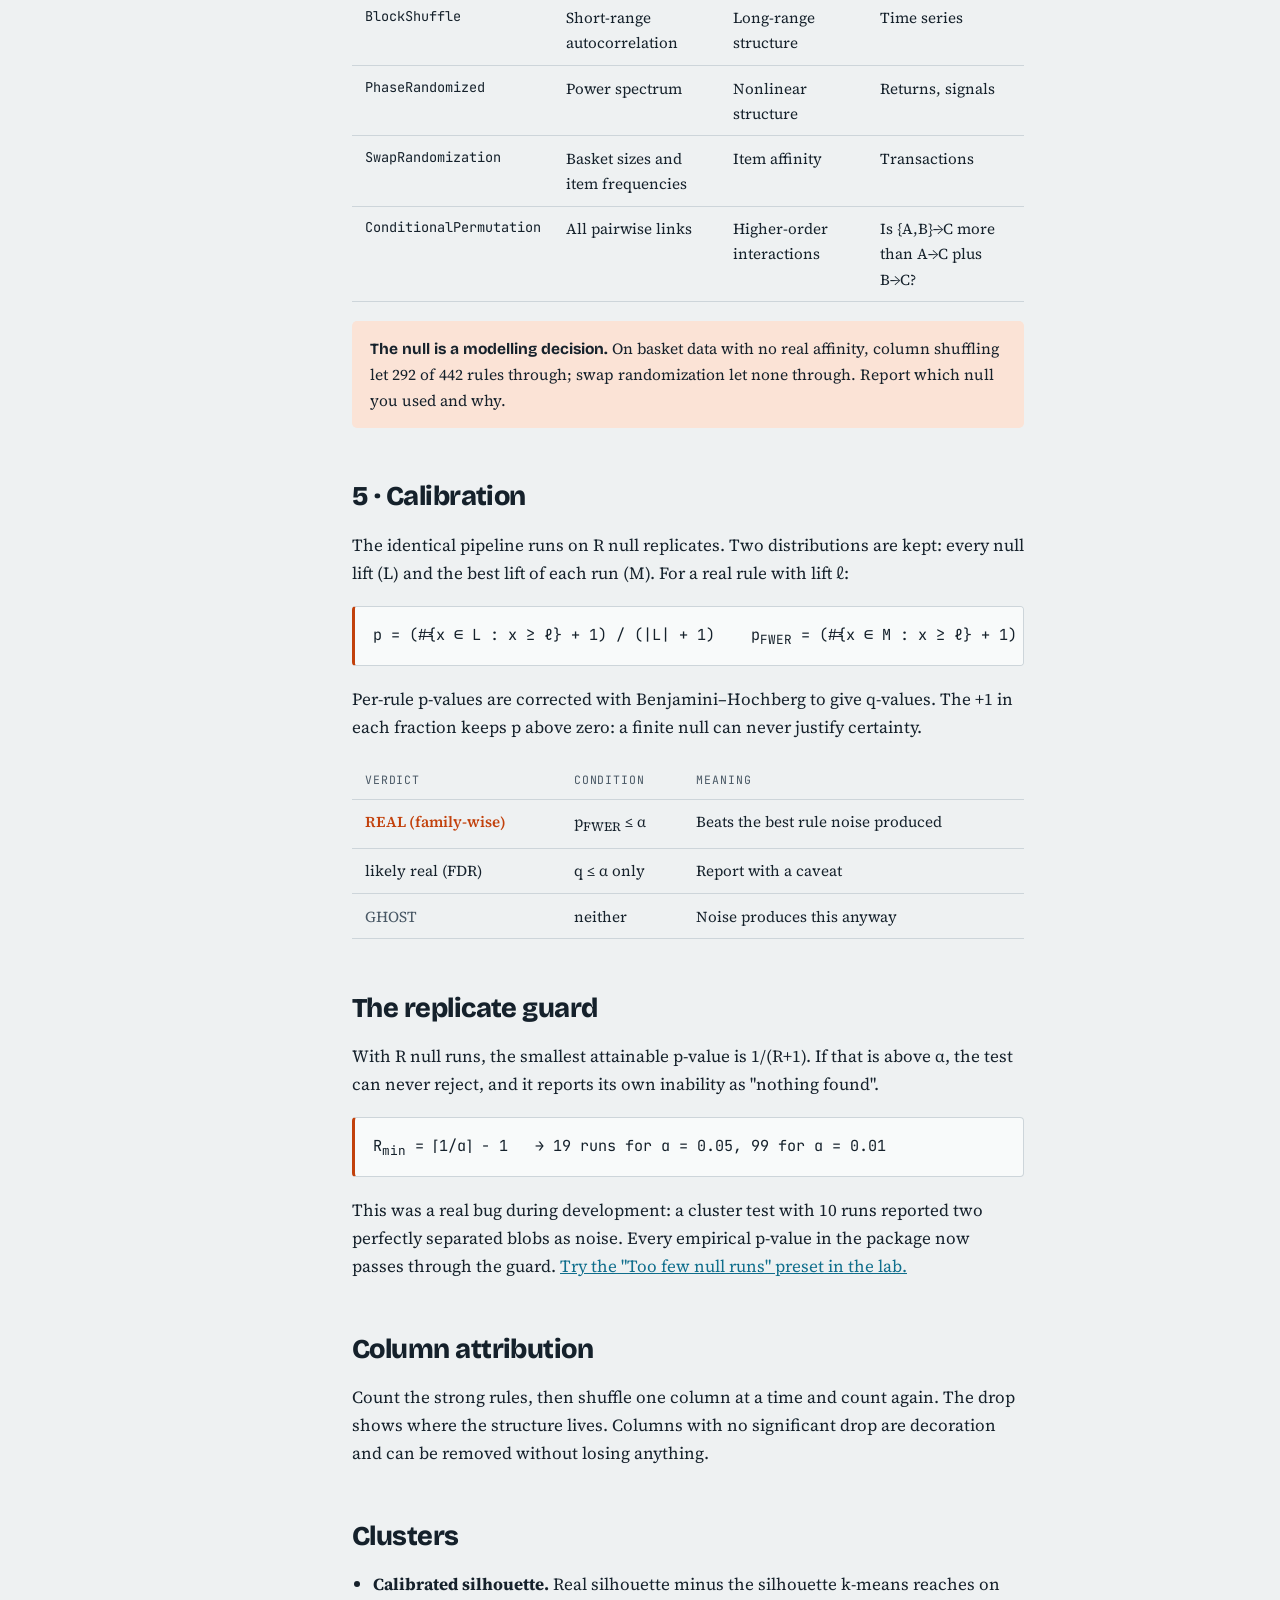
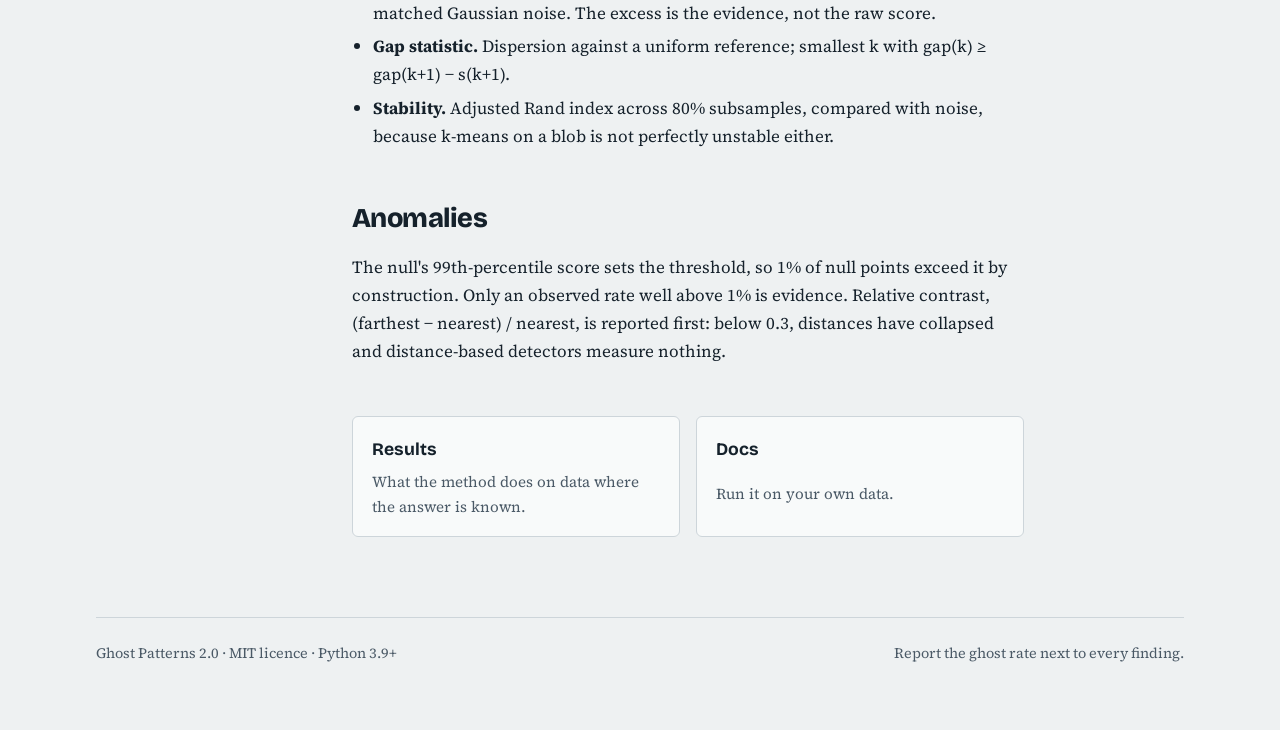
<file: ghost-patterns-v2/site/method.html>
<!doctype html>
<html lang="en">
<head>
<meta charset="utf-8">
<meta name="viewport" content="width=device-width, initial-scale=1, viewport-fit=cover">
<title>Method · Ghost Patterns</title>
<meta name="description" content="How Ghost Patterns separates real patterns from ghosts: leakage checks, null models, redundancy filtering and calibrated tests.">
<link rel="icon" href="assets/img/favicon.svg" type="image/svg+xml">
<link rel="preconnect" href="https://fonts.googleapis.com">
<link rel="preconnect" href="https://fonts.gstatic.com" crossorigin>
<link rel="stylesheet" href="https://fonts.googleapis.com/css2?family=Bricolage+Grotesque:opsz,wght@12..96,500;12..96,700;12..96,800&family=Source+Serif+4:opsz,wght@8..60,400;8..60,600&family=JetBrains+Mono:wght@400;600&display=swap">
<link rel="stylesheet" href="assets/css/style.css">
<script src="assets/js/site.js"></script>
</head>
<body>
<nav>
  <div class="wrap">
    <div class="brand"><a href="index.html">Ghost<span>.</span>Patterns</a></div>
    <a class="link" href="index.html">Home</a>
    <a class="link" href="lab.html">Lab</a>
    <a class="link" href="method.html" aria-current="page">Method</a>
    <a class="link" href="results.html">Results</a>
    <a class="link" href="docs.html">Docs</a>
    <button class="theme-toggle" type="button" aria-label="Switch colour theme">Dark</button>
    <button class="theme-toggle menu-toggle" type="button" aria-expanded="false" aria-label="Open menu">Menu</button>
  </div>
</nav>

<main class="wrap">
<header class="page-head">
  <p class="label">Method</p>
  <h1>Five steps, in an order <em>that matters.</em></h1>
  <p class="lede col">Deduplicating after calibration corrects for thousands of copies of one finding. Skipping the leakage check validates your own preprocessing. The package fixes the order.</p>
</header>

<div class="doc">
  <aside class="toc" aria-label="On this page">
    <span class="label">On this page</span>
    <a href="#order">The pipeline</a>
    <a href="#leakage">1 · Leakage</a>
    <a href="#mining">2 · Mining</a>
    <a href="#redundancy">3 · Redundancy</a>
    <a href="#nulls">4 · Null models</a>
    <a href="#calibration">5 · Calibration</a>
    <a href="#guard">Replicate guard</a>
    <a href="#attribution">Attribution</a>
    <a href="#clusters">Clusters</a>
    <a href="#anomalies">Anomalies</a>
  </aside>

  <article class="doc-body">
    <h2 id="order">The pipeline</h2>
    <ol class="steps">
      <li><h3>Check for leakage</h3><p>On raw data, before mining.</p></li>
      <li><h3>Mine, focused on one question</h3><p>Apriori; optionally only rules that predict a target column.</p></li>
      <li><h3>Remove padded copies</h3><p>A sampling-error threshold, applied before any correction.</p></li>
      <li><h3>Run the same pipeline on matched noise</h3><p>One of eight null models, chosen for the data type.</p></li>
      <li><h3>Calibrate every finding</h3><p>Family-wise and false-discovery-rate tests against the null.</p></li>
    </ol>

    <h2 id="leakage">1 · Leakage</h2>
    <p>Leakage produces dependence that is genuinely present, so it passes every statistical test. It must be caught separately. Each detector looks for one signature of structure the analyst created.</p>
    <div class="scroll"><table>
      <thead><tr><th>Detector</th><th>Signature</th><th>Measure</th></tr></thead>
      <tbody>
        <tr><td>Functional dependency</td><td>One column determines another</td><td>U(B|A) ≥ 0.999</td></tr>
        <tr><td>Near-determinism</td><td>Almost determines</td><td>U ≥ 0.95</td></tr>
        <tr><td>Duplicate encoding</td><td>Two names for one variable</td><td>U in both directions ≥ 0.95</td></tr>
        <tr><td>Row ordering</td><td>Values sorted across columns</td><td>≥ 95% of rows monotone over a window of ≥ 3 columns</td></tr>
        <tr><td>Arithmetic derivation</td><td>A total or a difference</td><td>Column equals a ± b</td></tr>
        <tr><td>Strong association</td><td>Advisory only</td><td>Normalised mutual information ≥ 0.15</td></tr>
      </tbody>
    </table></div>
    <p>U is the uncertainty coefficient, the fraction of B's entropy explained by A:</p>
    <div class="formula">U(B | A) = 1 − H(B | A) / H(B)</div>
    <div class="note"><b>Run it on raw data.</b> Binning launders leakage: it weakens the signatures the detectors look for without weakening the spurious rules. The advisory tier exists for data that has already been transformed.</div>

    <h2 id="mining">2 · Mining</h2>
    <p>Each categorical column becomes items <code>column=value</code>. Columns with more than 15 distinct values are left out, because high-cardinality columns are a major source of ghosts. Apriori finds itemsets above minimum support; each split into antecedent A and consequent C gives a rule.</p>
    <div class="formula">confidence = s(A ∪ C) / s(A) &nbsp;&nbsp; lift = confidence / s(C)</div>
    <p><b>Target focus.</b> Name a target column and only rules with a single target item as consequent are tested, and the null is filtered the same way. This replaces thousands of arbitrary hypotheses with the question you are asking.</p>

    <h2 id="redundancy">3 · Redundancy</h2>
    <p>If {A}→{C} is real, {A, X}→{C} scores well for almost any irrelevant X. Worse, adding a condition subsamples the data, so lift becomes noisier and the best padded child usually beats its parent by chance. A fixed tolerance lets those children through. The margin must scale with sampling error:</p>
    <div class="formula">keep child r only if lift(r) &gt; lift(parent) + z · lift(parent) / √count(r), z = 1.96</div>
    <p>This runs before calibration, so the multiple-comparison correction applies to distinct findings only. In the planted-signal experiment it reduced 451 mined rules to 166 distinct ones.</p>

    <h2 id="nulls">4 · Null models</h2>
    <p>A null model destroys exactly the structure being claimed and keeps everything else. Keep too little and real findings look falsely impressive; keep too much and they look falsely weak.</p>
    <div class="scroll"><table class="nulls">
      <thead><tr><th>Model</th><th>Keeps</th><th>Destroys</th><th>Use for</th></tr></thead>
      <tbody>
        <tr><td>IndependentShuffle</td><td>Each column's exact values</td><td>All dependence between columns</td><td>General tabular data</td></tr>
        <tr><td>MarginalResample</td><td>Each column's distribution</td><td>Exact value counts</td><td>Rare categories</td></tr>
        <tr><td>GaussianMatched</td><td>Means and spreads</td><td>All correlation</td><td>Clusters, anomalies</td></tr>
        <tr><td>UniformHull</td><td>Column ranges</td><td>Density</td><td>Gap statistic</td></tr>
        <tr><td>BlockShuffle</td><td>Short-range autocorrelation</td><td>Long-range structure</td><td>Time series</td></tr>
        <tr><td>PhaseRandomized</td><td>Power spectrum</td><td>Nonlinear structure</td><td>Returns, signals</td></tr>
        <tr><td>SwapRandomization</td><td>Basket sizes and item frequencies</td><td>Item affinity</td><td>Transactions</td></tr>
        <tr><td>ConditionalPermutation</td><td>All pairwise links</td><td>Higher-order interactions</td><td>Is {A,B}→C more than A→C plus B→C?</td></tr>
      </tbody>
    </table></div>
    <div class="note"><b>The null is a modelling decision.</b> On basket data with no real affinity, column shuffling let 292 of 442 rules through; swap randomization let none through. Report which null you used and why.</div>

    <h2 id="calibration">5 · Calibration</h2>
    <p>The identical pipeline runs on R null replicates. Two distributions are kept: every null lift (L) and the best lift of each run (M). For a real rule with lift ℓ:</p>
    <div class="formula">p = (#{x ∈ L : x ≥ ℓ} + 1) / (|L| + 1) &nbsp;&nbsp; p<sub>FWER</sub> = (#{x ∈ M : x ≥ ℓ} + 1) / (R + 1)</div>
    <p>Per-rule p-values are corrected with Benjamini–Hochberg to give q-values. The +1 in each fraction keeps p above zero: a finite null can never justify certainty.</p>
    <div class="scroll"><table>
      <thead><tr><th>Verdict</th><th>Condition</th><th>Meaning</th></tr></thead>
      <tbody>
        <tr><td class="hit">REAL (family-wise)</td><td>p<sub>FWER</sub> ≤ α</td><td>Beats the best rule noise produced</td></tr>
        <tr><td>likely real (FDR)</td><td>q ≤ α only</td><td>Report with a caveat</td></tr>
        <tr><td style="color:var(--ink-soft)">GHOST</td><td>neither</td><td>Noise produces this anyway</td></tr>
      </tbody>
    </table></div>

    <h2 id="guard">The replicate guard</h2>
    <p>With R null runs, the smallest attainable p-value is 1/(R+1). If that is above α, the test can never reject, and it reports its own inability as "nothing found".</p>
    <div class="formula">R<sub>min</sub> = ⌈1/α⌉ − 1 &nbsp;&nbsp;→ 19 runs for α = 0.05, 99 for α = 0.01</div>
    <p>This was a real bug during development: a cluster test with 10 runs reported two perfectly separated blobs as noise. Every empirical p-value in the package now passes through the guard. <a href="lab.html">Try the "Too few null runs" preset in the lab.</a></p>

    <h2 id="attribution">Column attribution</h2>
    <p>Count the strong rules, then shuffle one column at a time and count again. The drop shows where the structure lives. Columns with no significant drop are decoration and can be removed without losing anything.</p>

    <h2 id="clusters">Clusters</h2>
    <ul>
      <li><b>Calibrated silhouette.</b> Real silhouette minus the silhouette k-means reaches on matched Gaussian noise. The excess is the evidence, not the raw score.</li>
      <li><b>Gap statistic.</b> Dispersion against a uniform reference; smallest k with gap(k) ≥ gap(k+1) − s(k+1).</li>
      <li><b>Stability.</b> Adjusted Rand index across 80% subsamples, compared with noise, because k-means on a blob is not perfectly unstable either.</li>
    </ul>

    <h2 id="anomalies">Anomalies</h2>
    <p>The null's 99th-percentile score sets the threshold, so 1% of null points exceed it by construction. Only an observed rate well above 1% is evidence. Relative contrast, (farthest − nearest) / nearest, is reported first: below 0.3, distances have collapsed and distance-based detectors measure nothing.</p>

    <div class="next" style="margin-top:2rem">
      <a href="results.html"><strong>Results</strong><span>What the method does on data where the answer is known.</span></a>
      <a href="docs.html"><strong>Docs</strong><span>Run it on your own data.</span></a>
    </div>
  </article>
</div>

<footer>
  <span>Ghost Patterns 2.0 · MIT licence · Python 3.9+</span>
  <span>Report the ghost rate next to every finding.</span>
</footer>
</main>
</body>
</html>
</file>
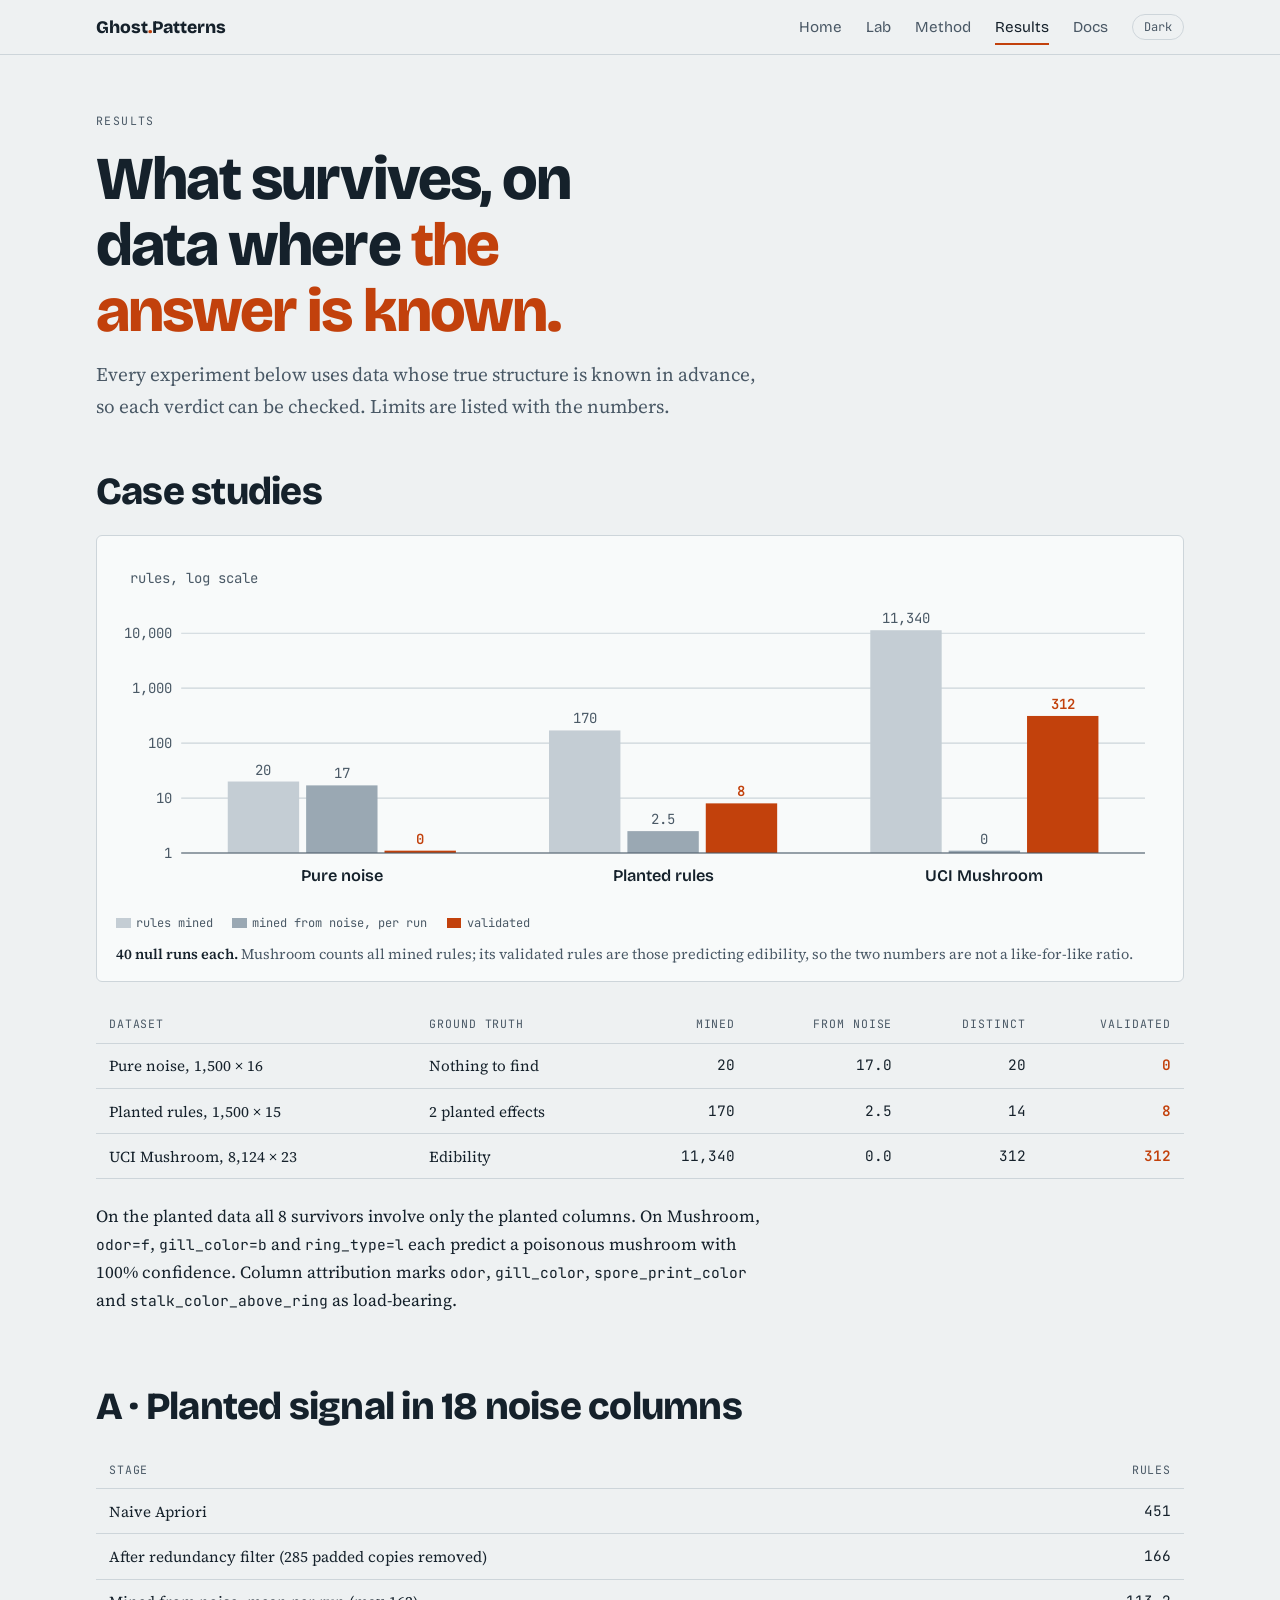
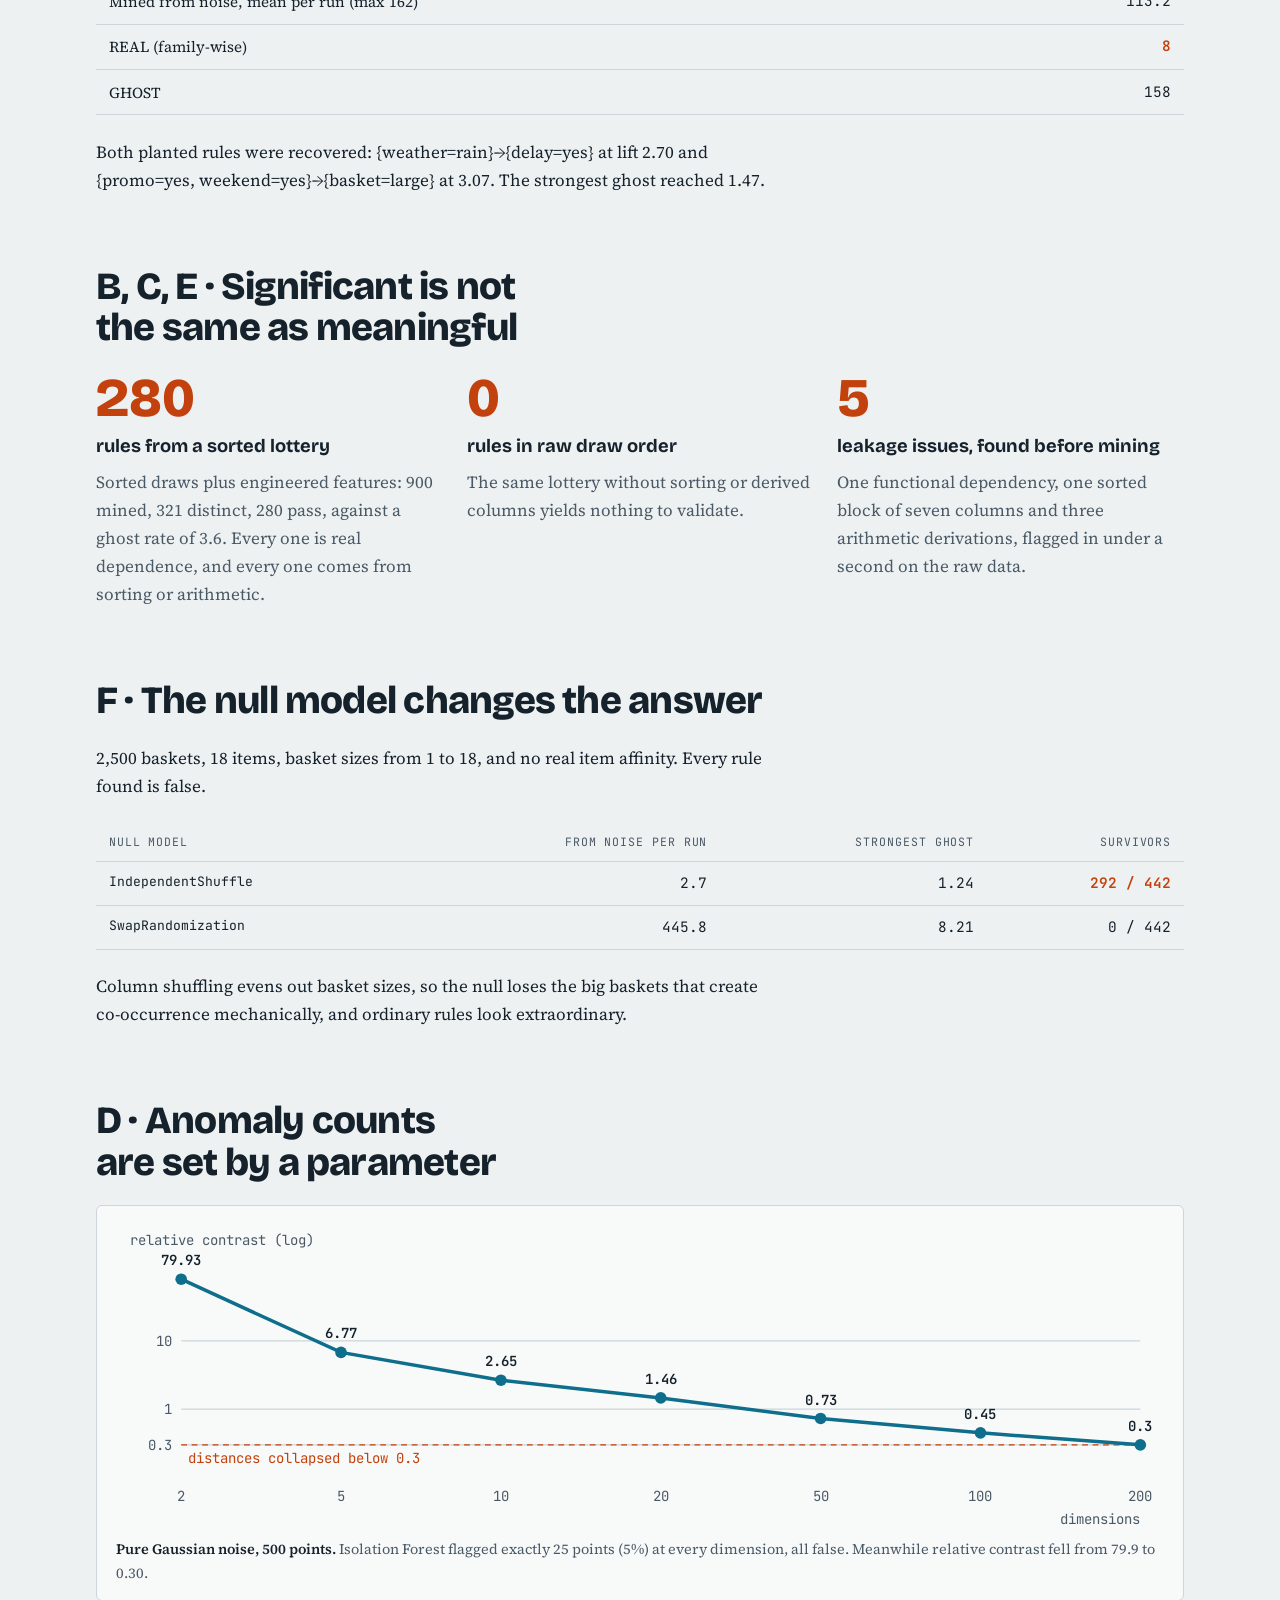
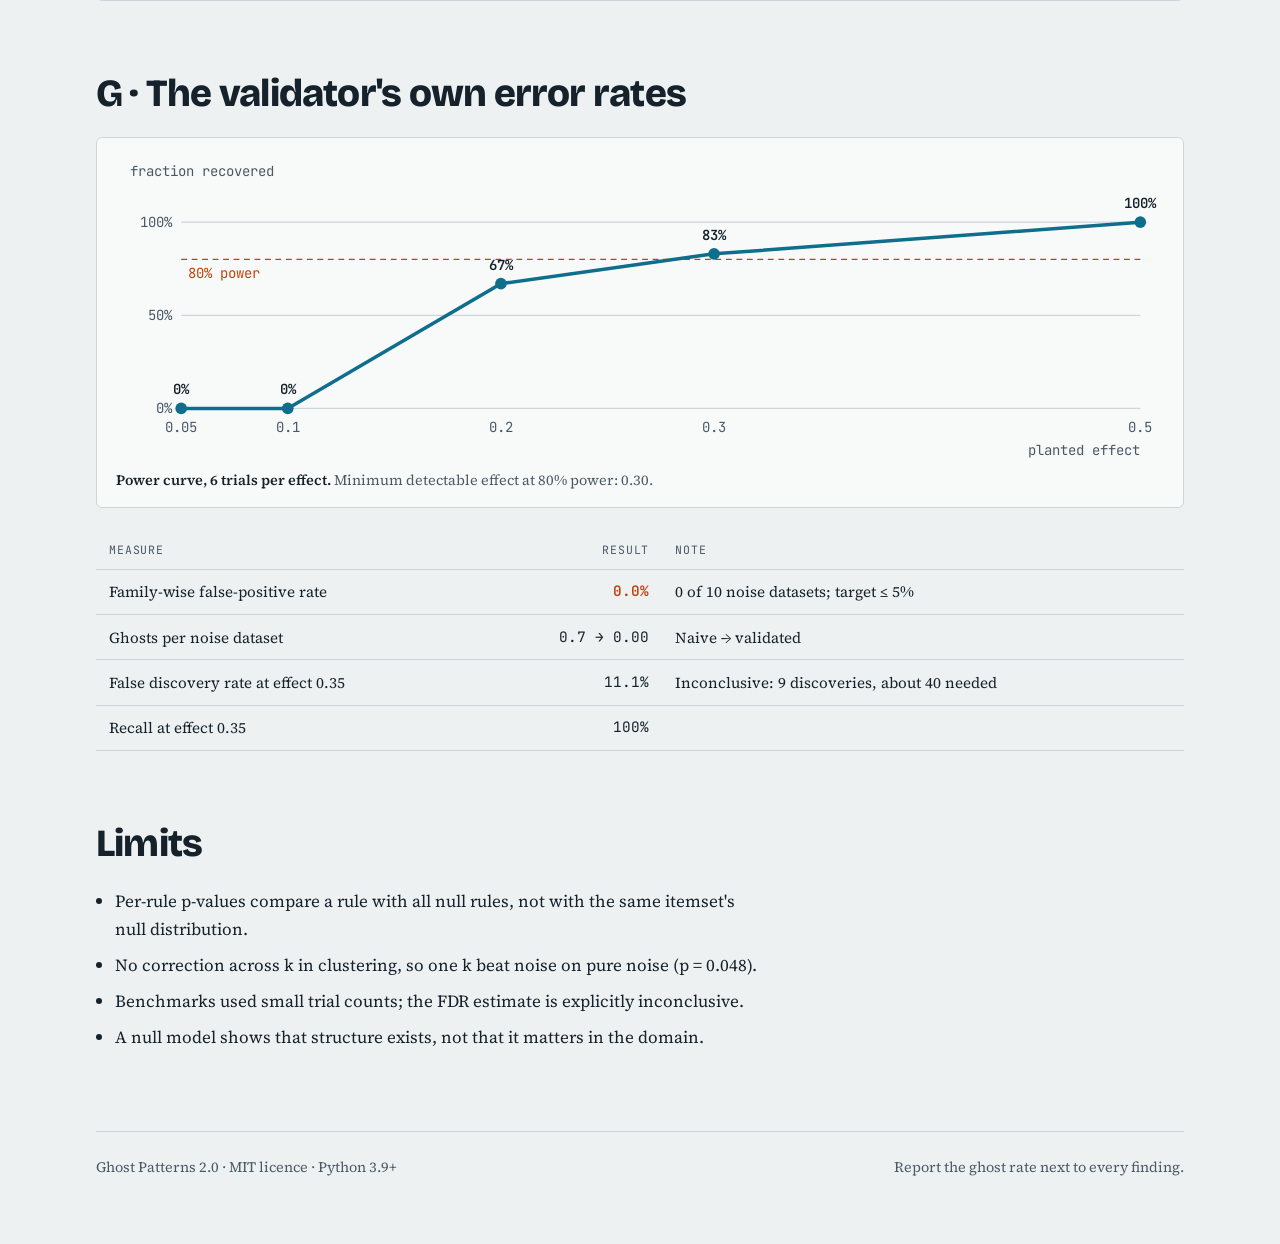
<file: ghost-patterns-v2/site/results.html>
<!doctype html>
<html lang="en">
<head>
<meta charset="utf-8">
<meta name="viewport" content="width=device-width, initial-scale=1, viewport-fit=cover">
<title>Results · Ghost Patterns</title>
<meta name="description" content="Experiments on data with known answers: planted signal, leakage, null-model choice, clustering, anomalies and the validator's own error rates.">
<link rel="icon" href="assets/img/favicon.svg" type="image/svg+xml">
<link rel="preconnect" href="https://fonts.googleapis.com">
<link rel="preconnect" href="https://fonts.gstatic.com" crossorigin>
<link rel="stylesheet" href="https://fonts.googleapis.com/css2?family=Bricolage+Grotesque:opsz,wght@12..96,500;12..96,700;12..96,800&family=Source+Serif+4:opsz,wght@8..60,400;8..60,600&family=JetBrains+Mono:wght@400;600&display=swap">
<link rel="stylesheet" href="assets/css/style.css">
<script src="assets/js/site.js"></script>
</head>
<body>
<nav>
  <div class="wrap">
    <div class="brand"><a href="index.html">Ghost<span>.</span>Patterns</a></div>
    <a class="link" href="index.html">Home</a>
    <a class="link" href="lab.html">Lab</a>
    <a class="link" href="method.html">Method</a>
    <a class="link" href="results.html" aria-current="page">Results</a>
    <a class="link" href="docs.html">Docs</a>
    <button class="theme-toggle" type="button" aria-label="Switch colour theme">Dark</button>
    <button class="theme-toggle menu-toggle" type="button" aria-expanded="false" aria-label="Open menu">Menu</button>
  </div>
</nav>

<main class="wrap">
<header class="page-head">
  <p class="label">Results</p>
  <h1>What survives, on data where <em>the answer is known.</em></h1>
  <p class="lede col">Every experiment below uses data whose true structure is known in advance, so each verdict can be checked. Limits are listed with the numbers.</p>
</header>

<section style="padding-block-start:2.5rem">
  <h2 class="col">Case studies</h2>
  <figure class="plate">
    <svg id="case-chart" class="chart" viewBox="0 0 900 300" role="img" aria-label="Rules mined, rules from noise, and validated rules for three datasets, log scale"></svg>
    <div class="legend">
      <span><i class="key" style="background:var(--ghost-fill)"></i>rules mined</span>
      <span><i class="key" style="background:var(--ghost)"></i>mined from noise, per run</span>
      <span><i class="key" style="background:var(--signal)"></i>validated</span>
    </div>
    <figcaption><b>40 null runs each.</b> Mushroom counts all mined rules; its validated rules are those predicting edibility, so the two numbers are not a like-for-like ratio.</figcaption>
  </figure>
  <div class="scroll"><table>
    <thead><tr><th>Dataset</th><th>Ground truth</th><th style="text-align:right">Mined</th><th style="text-align:right">From noise</th><th style="text-align:right">Distinct</th><th style="text-align:right">Validated</th></tr></thead>
    <tbody>
      <tr><td>Pure noise, 1,500 × 16</td><td>Nothing to find</td><td class="num">20</td><td class="num">17.0</td><td class="num">20</td><td class="num hit">0</td></tr>
      <tr><td>Planted rules, 1,500 × 15</td><td>2 planted effects</td><td class="num">170</td><td class="num">2.5</td><td class="num">14</td><td class="num hit">8</td></tr>
      <tr><td>UCI Mushroom, 8,124 × 23</td><td>Edibility</td><td class="num">11,340</td><td class="num">0.0</td><td class="num">312</td><td class="num hit">312</td></tr>
    </tbody>
  </table></div>
  <p class="col">On the planted data all 8 survivors involve only the planted columns. On Mushroom, <code>odor=f</code>, <code>gill_color=b</code> and <code>ring_type=l</code> each predict a poisonous mushroom with 100% confidence. Column attribution marks <code>odor</code>, <code>gill_color</code>, <code>spore_print_color</code> and <code>stalk_color_above_ring</code> as load-bearing.</p>
</section>

<section>
  <h2 class="col">A · Planted signal in 18 noise columns</h2>
  <div class="scroll"><table>
    <thead><tr><th>Stage</th><th style="text-align:right">Rules</th></tr></thead>
    <tbody>
      <tr><td>Naive Apriori</td><td class="num">451</td></tr>
      <tr><td>After redundancy filter (285 padded copies removed)</td><td class="num">166</td></tr>
      <tr><td>Mined from noise, mean per run (max 162)</td><td class="num">113.2</td></tr>
      <tr><td>REAL (family-wise)</td><td class="num hit">8</td></tr>
      <tr><td>GHOST</td><td class="num">158</td></tr>
    </tbody>
  </table></div>
  <p class="col">Both planted rules were recovered: {weather=rain}→{delay=yes} at lift 2.70 and {promo=yes, weekend=yes}→{basket=large} at 3.07. The strongest ghost reached 1.47.</p>
</section>

<section>
  <h2 class="col">B, C, E · Significant is not the same as meaningful</h2>
  <div class="lessons">
    <div class="lesson">
      <span class="big">280</span>
      <h3>rules from a sorted lottery</h3>
      <p>Sorted draws plus engineered features: 900 mined, 321 distinct, 280 pass, against a ghost rate of 3.6. Every one is real dependence, and every one comes from sorting or arithmetic.</p>
    </div>
    <div class="lesson">
      <span class="big">0</span>
      <h3>rules in raw draw order</h3>
      <p>The same lottery without sorting or derived columns yields nothing to validate.</p>
    </div>
    <div class="lesson">
      <span class="big">5</span>
      <h3>leakage issues, found before mining</h3>
      <p>One functional dependency, one sorted block of seven columns and three arithmetic derivations, flagged in under a second on the raw data.</p>
    </div>
  </div>
</section>

<section>
  <h2 class="col">F · The null model changes the answer</h2>
  <p class="col">2,500 baskets, 18 items, basket sizes from 1 to 18, and no real item affinity. Every rule found is false.</p>
  <div class="scroll"><table>
    <thead><tr><th>Null model</th><th style="text-align:right">From noise per run</th><th style="text-align:right">Strongest ghost</th><th style="text-align:right">Survivors</th></tr></thead>
    <tbody>
      <tr><td class="mono">IndependentShuffle</td><td class="num">2.7</td><td class="num">1.24</td><td class="num hit">292 / 442</td></tr>
      <tr><td class="mono">SwapRandomization</td><td class="num">445.8</td><td class="num">8.21</td><td class="num">0 / 442</td></tr>
    </tbody>
  </table></div>
  <p class="col">Column shuffling evens out basket sizes, so the null loses the big baskets that create co-occurrence mechanically, and ordinary rules look extraordinary.</p>
</section>

<section>
  <h2 class="col">D · Anomaly counts are set by a parameter</h2>
  <figure class="plate">
    <svg id="contrast-chart" class="chart" viewBox="0 0 900 260" role="img" aria-label="Relative contrast falling with dimensionality while the flag rate stays at 5 percent"></svg>
    <figcaption><b>Pure Gaussian noise, 500 points.</b> Isolation Forest flagged exactly 25 points (5%) at every dimension, all false. Meanwhile relative contrast fell from 79.9 to 0.30.</figcaption>
  </figure>
</section>

<section>
  <h2 class="col">G · The validator's own error rates</h2>
  <figure class="plate">
    <svg id="power-chart" class="chart" viewBox="0 0 900 260" role="img" aria-label="Power rising with planted effect size"></svg>
    <figcaption><b>Power curve, 6 trials per effect.</b> Minimum detectable effect at 80% power: 0.30.</figcaption>
  </figure>
  <div class="scroll"><table>
    <thead><tr><th>Measure</th><th style="text-align:right">Result</th><th>Note</th></tr></thead>
    <tbody>
      <tr><td>Family-wise false-positive rate</td><td class="num hit">0.0%</td><td>0 of 10 noise datasets; target ≤ 5%</td></tr>
      <tr><td>Ghosts per noise dataset</td><td class="num">0.7 → 0.00</td><td>Naive → validated</td></tr>
      <tr><td>False discovery rate at effect 0.35</td><td class="num">11.1%</td><td>Inconclusive: 9 discoveries, about 40 needed</td></tr>
      <tr><td>Recall at effect 0.35</td><td class="num">100%</td><td></td></tr>
    </tbody>
  </table></div>
</section>

<section>
  <h2 class="col">Limits</h2>
  <ul class="col" style="display:grid;gap:0.5rem;padding-left:1.2rem;margin:0">
    <li>Per-rule p-values compare a rule with all null rules, not with the same itemset's null distribution.</li>
    <li>No correction across k in clustering, so one k beat noise on pure noise (p = 0.048).</li>
    <li>Benchmarks used small trial counts; the FDR estimate is explicitly inconclusive.</li>
    <li>A null model shows that structure exists, not that it matters in the domain.</li>
  </ul>
</section>

<footer>
  <span>Ghost Patterns 2.0 · MIT licence · Python 3.9+</span>
  <span>Report the ghost rate next to every finding.</span>
</footer>
</main>

<script src="assets/js/ghost.js"></script>
<script>
(function () {
  function draw() {
    Ghost.caseChart(document.getElementById("case-chart"), [
      ["Pure noise", 20, 17.0, 0], ["Planted rules", 170, 2.5, 8], ["UCI Mushroom", 11340, 0.0, 312],
    ]);
    const contrast = [[2, 79.93], [5, 6.77], [10, 2.65], [20, 1.46], [50, 0.73], [100, 0.45], [200, 0.30]];
    Ghost.lineChart(document.getElementById("contrast-chart"),
      contrast.map(([d, c], i) => ({ x: i, y: Math.log10(c) + 1, d, c })), {
        ymax: 3, yticks: [0.477, 1, 2], yfmt: (t) => (10 ** (t - 1)).toFixed(t < 1 ? 1 : 0),
        xfmt: (i) => contrast[i][0], xlabel: "dimensions", ylabel: "relative contrast (log)",
        ref: Math.log10(0.3) + 1, refLabel: "distances collapsed below 0.3",
        labels: (p) => p.c,
      });
    Ghost.lineChart(document.getElementById("power-chart"),
      [[0.05, 0], [0.1, 0], [0.2, 0.67], [0.3, 0.83], [0.5, 1]].map(([x, y]) => ({ x, y })), {
        ymax: 1.1, yticks: [0, 0.5, 1], yfmt: (t) => Math.round(t * 100) + "%",
        xlabel: "planted effect", ylabel: "fraction recovered",
        ref: 0.8, refLabel: "80% power", labels: (p) => Math.round(p.y * 100) + "%",
      });
  }
  draw();
  onThemeChange(draw);
})();
</script>
</body>
</html>
</file>
<file: ghost-patterns-v2/site/assets/css/style.css>
/* Layout: a lab notebook. One narrow reading column; figures, the live
   experiment and tables break out to a wide measure. The null distribution
   (grey) and the real finding (signal colour) are the visual language. */
:root {
  --paper: #eef1f2;
  --sheet: #f8fafa;
  --ink: #15212b;
  --ink-soft: #4a5966;
  --rule: #cdd5da;
  --ghost: #9aa8b3;
  --ghost-fill: #c4cdd4;
  --signal: #c2410c;
  --signal-soft: #fbe3d6;
  --cool: #0f6e8c;
  --code-bg: #e3e8eb;
  --display: "Bricolage Grotesque", "Segoe UI", system-ui, sans-serif;
  --body: "Source Serif 4", Georgia, "Times New Roman", serif;
  --mono: "JetBrains Mono", ui-monospace, Consolas, monospace;
  --narrow: 42rem;
  --wide: 68rem;
}
@media (prefers-color-scheme: dark) {
  :root:not([data-theme="light"]) {
    --paper: #0f161c; --sheet: #151e25; --ink: #e4eaee; --ink-soft: #9aa9b5;
    --rule: #26333d; --ghost: #5b6b78; --ghost-fill: #34424d;
    --signal: #fb8a4c; --signal-soft: #3a2116; --cool: #5cc2e0; --code-bg: #1c2730;
    color-scheme: dark;
  }
}
:root[data-theme="dark"] {
  --paper: #0f161c; --sheet: #151e25; --ink: #e4eaee; --ink-soft: #9aa9b5;
  --rule: #26333d; --ghost: #5b6b78; --ghost-fill: #34424d;
  --signal: #fb8a4c; --signal-soft: #3a2116; --cool: #5cc2e0; --code-bg: #1c2730;
  color-scheme: dark;
}

* { box-sizing: border-box; }
body {
  background: var(--paper); color: var(--ink);
  font: 1.0625rem/1.65 var(--body);
  padding-inline: 1.25rem; padding-block: 0 4rem;
}
.wrap { max-width: var(--wide); margin-inline: auto; }
.col { max-width: var(--narrow); }
h1, h2, h3 { font-family: var(--display); text-wrap: balance; line-height: 1.08; margin: 0; }
h2 { font-size: clamp(1.7rem, 4vw, 2.4rem); font-weight: 800; letter-spacing: -0.02em; }
h3 { font-size: 1.15rem; font-weight: 700; }
p { margin: 0; }
a { color: var(--cool); }
code, .mono { font-family: var(--mono); font-size: 0.86em; }
.label {
  font-family: var(--mono); font-size: 0.72rem; letter-spacing: 0.12em;
  text-transform: uppercase; color: var(--ink-soft);
}
section { padding-block: 4.5rem 0; display: grid; gap: 1.4rem; }
.lede { font-size: 1.2rem; color: var(--ink-soft); }
.ghost-word { color: var(--ghost); }
.signal-word { color: var(--signal); }

/* ------------------------------------------------ nav */
nav {
  position: sticky; top: env(safe-area-inset-top, 0px); z-index: 5;
  background: color-mix(in srgb, var(--paper) 88%, transparent);
  backdrop-filter: blur(8px); border-bottom: 1px solid var(--rule);
  margin-inline: -1.25rem; padding-inline: 1.25rem;
}
nav .wrap { display: flex; align-items: center; gap: 1.5rem; height: 3.4rem; flex-wrap: wrap; }
nav .brand { font-family: var(--display); font-weight: 800; font-size: 1.1rem; margin-right: auto; }
nav .brand span { color: var(--signal); }
nav a.link { color: var(--ink-soft); text-decoration: none; font-family: var(--display); font-size: 0.95rem; }
nav a.link:hover { color: var(--ink); }
@media (max-width: 640px) { nav a.link { display: none; } }

/* ------------------------------------------------ hero */
.hero { padding-block: 4rem 0; display: grid; gap: 2rem; }
.hero h1 {
  font-size: clamp(2.6rem, 8vw, 5.4rem); font-weight: 800; letter-spacing: -0.035em;
  max-width: 14ch;
}
.hero h1 em { font-style: normal; color: var(--signal); }
.hero .lede { max-width: 38rem; }
.cta { display: flex; gap: 0.8rem; flex-wrap: wrap; }
.btn {
  font-family: var(--display); font-weight: 700; font-size: 1rem;
  border-radius: 999px; padding: 0.7rem 1.3rem; text-decoration: none; cursor: pointer;
  border: 1.5px solid var(--ink); color: var(--ink); background: transparent;
}
.btn.primary { background: var(--ink); color: var(--paper); }
.btn:hover { transform: translateY(-1px); }
.btn:focus-visible, button:focus-visible, input:focus-visible { outline: 2px solid var(--cool); outline-offset: 2px; }

figure { margin: 0; }
.plate {
  background: var(--sheet); border: 1px solid var(--rule); border-radius: 6px;
  padding: 1.2rem 1.2rem 0.9rem; display: grid; gap: 0.6rem;
}
.plate figcaption { font-size: 0.9rem; color: var(--ink-soft); }
.plate figcaption b { color: var(--ink); font-weight: 600; }
.chart { width: 100%; height: auto; display: block; }
.legend { display: flex; gap: 1.2rem; flex-wrap: wrap; font-family: var(--mono); font-size: 0.75rem; color: var(--ink-soft); }
.key { display: inline-block; width: 0.9rem; height: 0.6rem; margin-right: 0.35rem; vertical-align: middle; }

/* ------------------------------------------------ problem */
.trio { display: grid; grid-template-columns: repeat(auto-fit, minmax(15rem, 1fr)); gap: 1.5rem; }
.trio > div { display: grid; gap: 0.5rem; align-content: start; border-top: 2px solid var(--ink); padding-top: 0.9rem; }
.trio .algo { font-family: var(--mono); font-size: 0.85rem; color: var(--signal); }
.trio p { color: var(--ink-soft); font-size: 0.98rem; }

/* ------------------------------------------------ lab */
.lab { background: var(--sheet); border: 1px solid var(--rule); border-radius: 6px; padding: 1.4rem; display: grid; gap: 1.4rem; }
.controls { display: grid; grid-template-columns: repeat(auto-fit, minmax(13rem, 1fr)); gap: 1.2rem 1.6rem; align-items: end; }
.control { display: grid; gap: 0.35rem; }
.control label { font-family: var(--display); font-weight: 600; font-size: 0.95rem; display: flex; justify-content: space-between; gap: 0.5rem; }
.control output { font-family: var(--mono); color: var(--signal); font-size: 0.9rem; }
.control small { color: var(--ink-soft); font-size: 0.8rem; }
input[type="range"] { width: 100%; accent-color: var(--signal); }
.readout { display: grid; grid-template-columns: repeat(auto-fit, minmax(9.5rem, 1fr)); gap: 1rem; border-block: 1px solid var(--rule); padding-block: 1rem; }
.readout div { display: grid; gap: 0.1rem; }
.readout .n { font-family: var(--display); font-weight: 800; font-size: 2.3rem; font-variant-numeric: tabular-nums; line-height: 1; }
.readout .n.ghost { color: var(--ghost); }
.readout .n.real { color: var(--signal); }
.verdict { font-size: 1.05rem; }
.verdict b { font-family: var(--display); }
.rules-list { display: grid; gap: 0.35rem; max-height: 15rem; overflow-y: auto; padding-right: 0.3rem; }
.rule { display: flex; gap: 0.7rem; align-items: baseline; font-family: var(--mono); font-size: 0.8rem; flex-wrap: wrap; }
.rule .tag { padding: 0.05rem 0.5rem; border-radius: 999px; font-size: 0.7rem; font-weight: 600; letter-spacing: 0.04em; }
.rule .tag.real { background: var(--signal); color: var(--sheet); }
.rule .tag.ghost { background: var(--ghost-fill); color: var(--ink); }
.rule .lift { margin-left: auto; color: var(--ink-soft); font-variant-numeric: tabular-nums; }
.rule.is-ghost .txt { color: var(--ink-soft); }

/* ------------------------------------------------ pipeline */
.steps { list-style: none; margin: 0; padding: 0; display: grid; gap: 0; counter-reset: s; }
.steps li { counter-increment: s; display: grid; grid-template-columns: 3rem 1fr; gap: 0.2rem 1rem; padding-block: 1rem; border-top: 1px solid var(--rule); }
.steps li::before { content: counter(s, decimal-leading-zero); font-family: var(--mono); color: var(--signal); font-size: 0.9rem; grid-row: span 2; padding-top: 0.15rem; }
.steps li p { color: var(--ink-soft); font-size: 0.98rem; }

/* ------------------------------------------------ results */
.scroll { overflow-x: auto; }
table { border-collapse: collapse; width: 100%; font-size: 0.95rem; }
th, td { text-align: left; padding: 0.6rem 0.8rem; border-bottom: 1px solid var(--rule); vertical-align: top; }
th { font-family: var(--mono); font-size: 0.72rem; letter-spacing: 0.08em; text-transform: uppercase; color: var(--ink-soft); font-weight: 400; }
td.num { text-align: right; font-variant-numeric: tabular-nums; font-family: var(--mono); font-size: 0.9rem; }
td.hit { color: var(--signal); font-weight: 600; }
.lessons { display: grid; grid-template-columns: repeat(auto-fit, minmax(19rem, 1fr)); gap: 1.5rem; }
.lesson { display: grid; gap: 0.7rem; align-content: start; }
.big { font-family: var(--display); font-weight: 800; font-size: 3.4rem; line-height: 1; color: var(--signal); font-variant-numeric: tabular-nums; }
.lesson p { color: var(--ink-soft); }

/* ------------------------------------------------ tools */
.tools { display: grid; grid-template-columns: repeat(auto-fit, minmax(19rem, 1fr)); gap: 1.4rem; }
.tool { display: grid; gap: 0.7rem; align-content: start; min-width: 0; }
.tool p { color: var(--ink-soft); font-size: 0.98rem; }
pre {
  margin: 0; background: var(--code-bg); border-radius: 5px; padding: 0.9rem 1rem;
  overflow-x: auto; font-family: var(--mono); font-size: 0.8rem; line-height: 1.6;
}
.copy-row { position: relative; }
.copy {
  position: absolute; top: 0.45rem; right: 0.45rem; font-family: var(--mono); font-size: 0.7rem;
  background: var(--sheet); color: var(--ink-soft); border: 1px solid var(--rule); border-radius: 4px;
  padding: 0.15rem 0.5rem; cursor: pointer;
}
.c { color: var(--ink-soft); }

.nulls td:first-child { font-family: var(--mono); font-size: 0.85rem; white-space: nowrap; }

footer { margin-top: 5rem; padding-top: 1.5rem; border-top: 1px solid var(--rule); color: var(--ink-soft); font-size: 0.9rem; display: flex; gap: 1rem; flex-wrap: wrap; justify-content: space-between; }

@media (prefers-reduced-motion: no-preference) {
  .bar-grow { transition: height 0.5s ease, y 0.5s ease; }
}

/* ================================================ multi-page site */
html { scroll-behavior: smooth; -webkit-text-size-adjust: 100%; }
body { margin: 0; }
img { max-width: 100%; }
[hidden] { display: none !important; }
::selection { background: var(--signal-soft); }

nav a.link[aria-current="page"] { color: var(--ink); box-shadow: inset 0 -2px 0 var(--signal); padding-block: 0.3rem; }
nav .brand a { color: inherit; text-decoration: none; }
.theme-toggle {
  font-family: var(--mono); font-size: 0.75rem; background: transparent; color: var(--ink-soft);
  border: 1px solid var(--rule); border-radius: 999px; padding: 0.25rem 0.7rem; cursor: pointer;
}
.theme-toggle:hover { color: var(--ink); border-color: var(--ink-soft); }
.menu-toggle { display: none; }
@media (max-width: 640px) {
  .menu-toggle { display: inline-block; }
  nav.open a.link { display: block; width: 100%; padding-block: 0.5rem; }
  nav.open .wrap { height: auto; padding-block: 0.6rem; }
}

/* page header for inner pages */
.page-head { padding-block: 3.5rem 0.5rem; display: grid; gap: 1rem; }
.page-head h1 { font-size: clamp(2.2rem, 6vw, 3.8rem); font-weight: 800; letter-spacing: -0.03em; max-width: 18ch; }
.page-head h1 em { font-style: normal; color: var(--signal); }

/* docs layout: sticky contents list beside the reading column */
.doc { display: grid; grid-template-columns: 13rem minmax(0, 1fr); gap: 3rem; padding-block: 2.5rem 0; }
.toc { position: sticky; top: calc(env(safe-area-inset-top, 0px) + 4.5rem); align-self: start; display: grid; gap: 0.4rem; font-family: var(--display); font-size: 0.92rem; }
.toc a { color: var(--ink-soft); text-decoration: none; }
.toc a:hover { color: var(--signal); }
.doc-body { display: grid; gap: 1.2rem; min-width: 0; max-width: var(--narrow); }
.doc-body h2 { font-size: 1.7rem; margin-top: 2.2rem; scroll-margin-top: 5rem; }
.doc-body h3 { margin-top: 0.8rem; scroll-margin-top: 5rem; }
.doc-body ul, .doc-body ol { margin: 0; padding-left: 1.3rem; display: grid; gap: 0.35rem; }
.doc-body .scroll, .doc-body table { max-width: 100%; }
@media (max-width: 860px) {
  .doc { grid-template-columns: 1fr; gap: 1.5rem; }
  .toc { position: static; grid-auto-flow: row; border-block: 1px solid var(--rule); padding-block: 0.8rem; }
}

.formula {
  font-family: var(--mono); font-size: 0.95rem; background: var(--sheet); border: 1px solid var(--rule);
  border-left: 3px solid var(--signal); border-radius: 4px; padding: 0.9rem 1.1rem; overflow-x: auto; white-space: nowrap;
}
.note { background: var(--signal-soft); border-radius: 5px; padding: 0.9rem 1.1rem; font-size: 0.97rem; }
.note b { font-family: var(--display); }

/* cards linking to other pages */
.next { display: grid; grid-template-columns: repeat(auto-fit, minmax(15rem, 1fr)); gap: 1rem; }
.next a {
  display: grid; gap: 0.3rem; text-decoration: none; color: var(--ink); padding: 1.1rem 1.2rem;
  border: 1px solid var(--rule); border-radius: 6px; background: var(--sheet);
  transition: border-color 0.15s ease, transform 0.15s ease;
}
.next a:hover { border-color: var(--signal); transform: translateY(-2px); }
.next a span { color: var(--ink-soft); font-size: 0.95rem; }
.next a strong { font-family: var(--display); font-size: 1.1rem; }

/* lab page extras */
.lab-grid { display: grid; grid-template-columns: minmax(0, 18rem) minmax(0, 1fr); gap: 1.5rem; align-items: start; }
.lab-grid .controls { grid-template-columns: 1fr; }
@media (max-width: 860px) { .lab-grid { grid-template-columns: 1fr; } }
.presets { display: flex; gap: 0.5rem; flex-wrap: wrap; }
.chip {
  font-family: var(--mono); font-size: 0.75rem; border: 1px solid var(--rule); background: var(--paper);
  color: var(--ink); border-radius: 999px; padding: 0.3rem 0.75rem; cursor: pointer;
}
.chip:hover { border-color: var(--signal); }
.row-actions { display: flex; gap: 0.6rem; flex-wrap: wrap; }
.btn.small { font-size: 0.85rem; padding: 0.45rem 0.9rem; }
.status { font-family: var(--mono); font-size: 0.75rem; color: var(--ink-soft); }

.notfound { min-height: 60vh; display: grid; align-content: center; gap: 1.2rem; }
</file>
